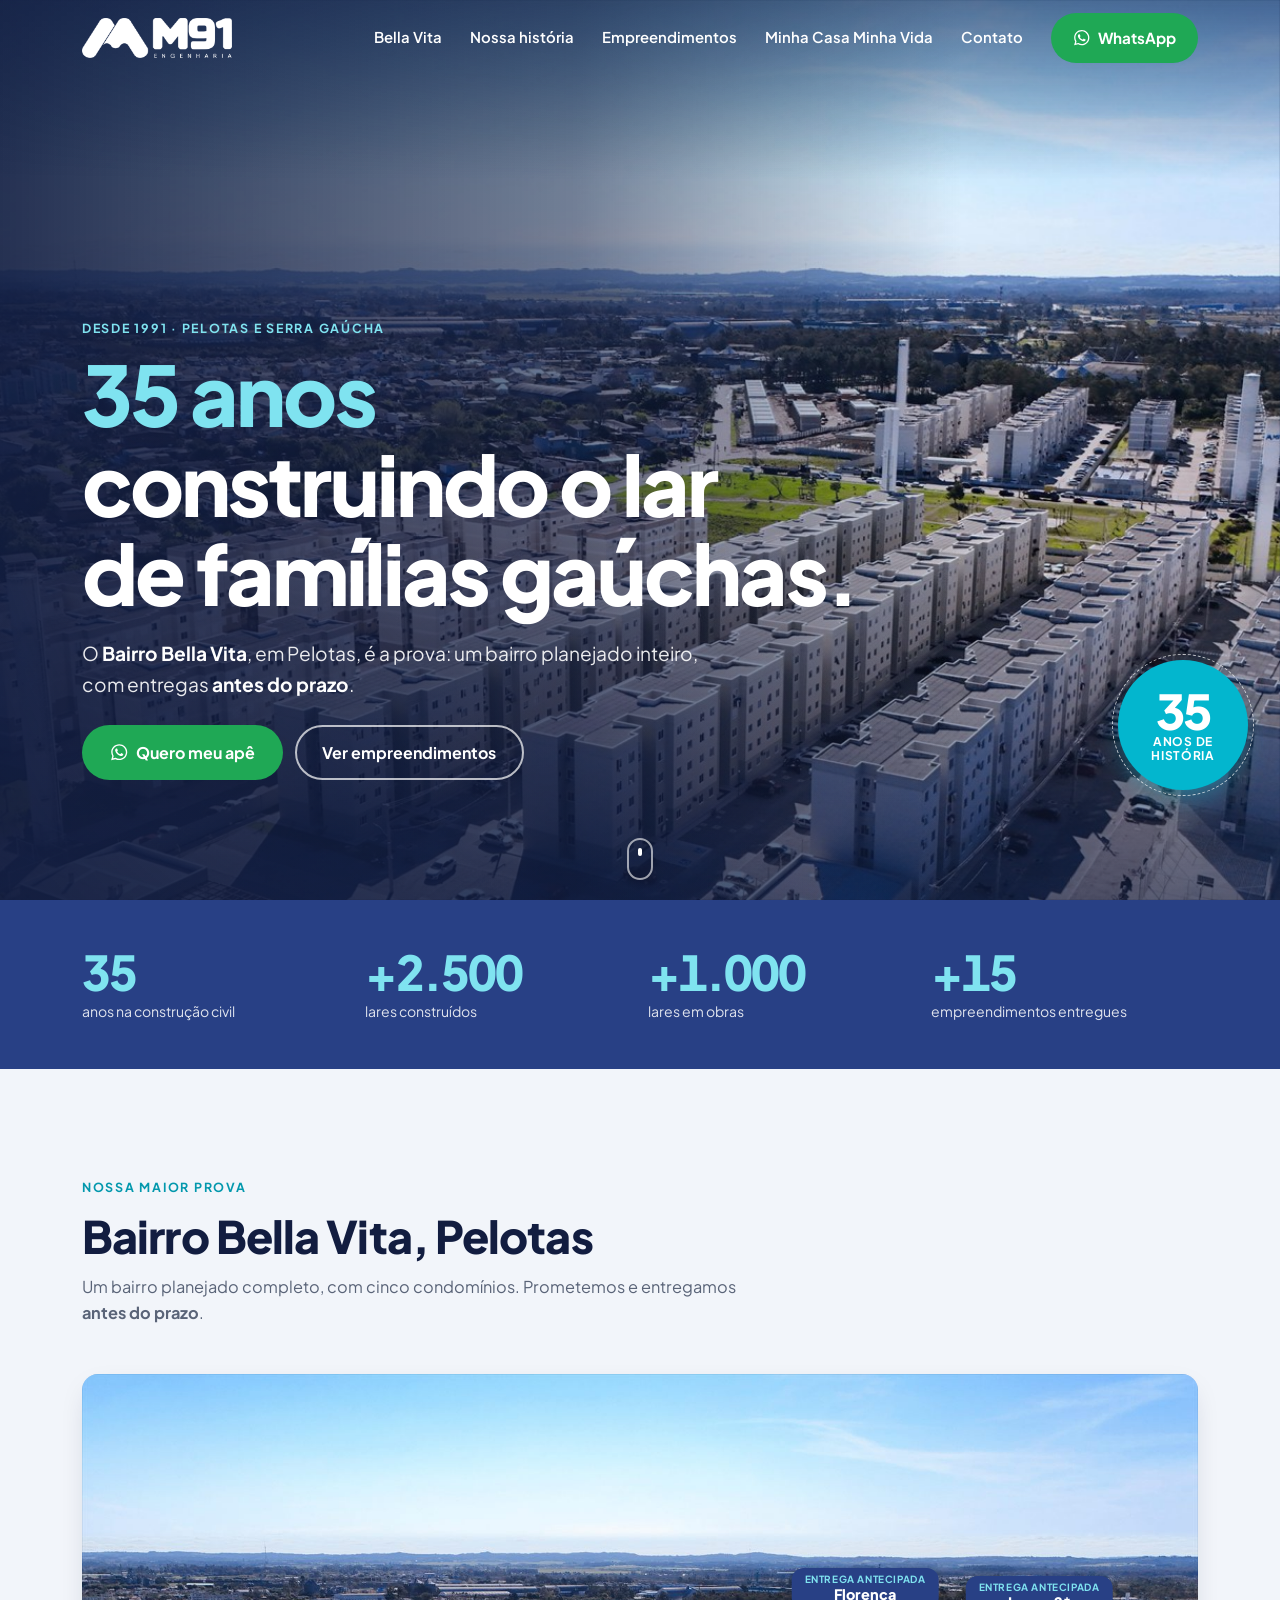
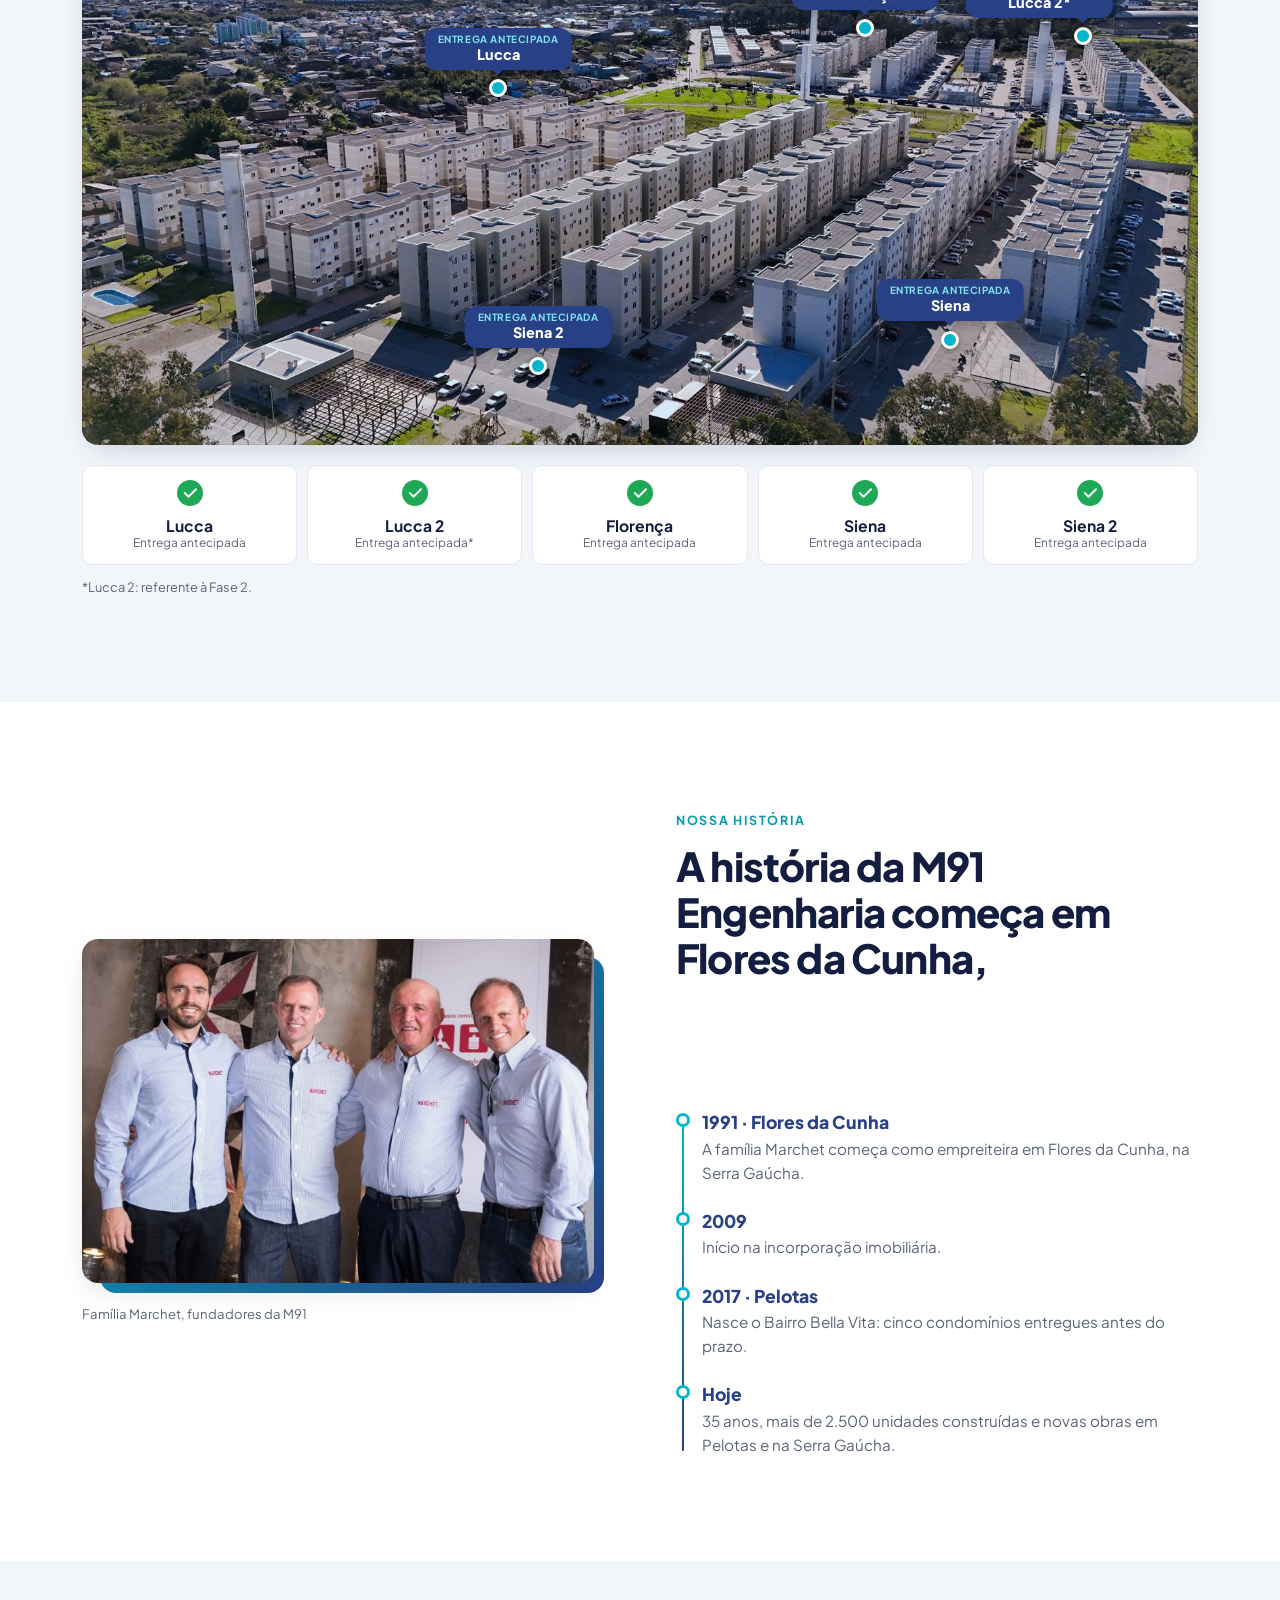
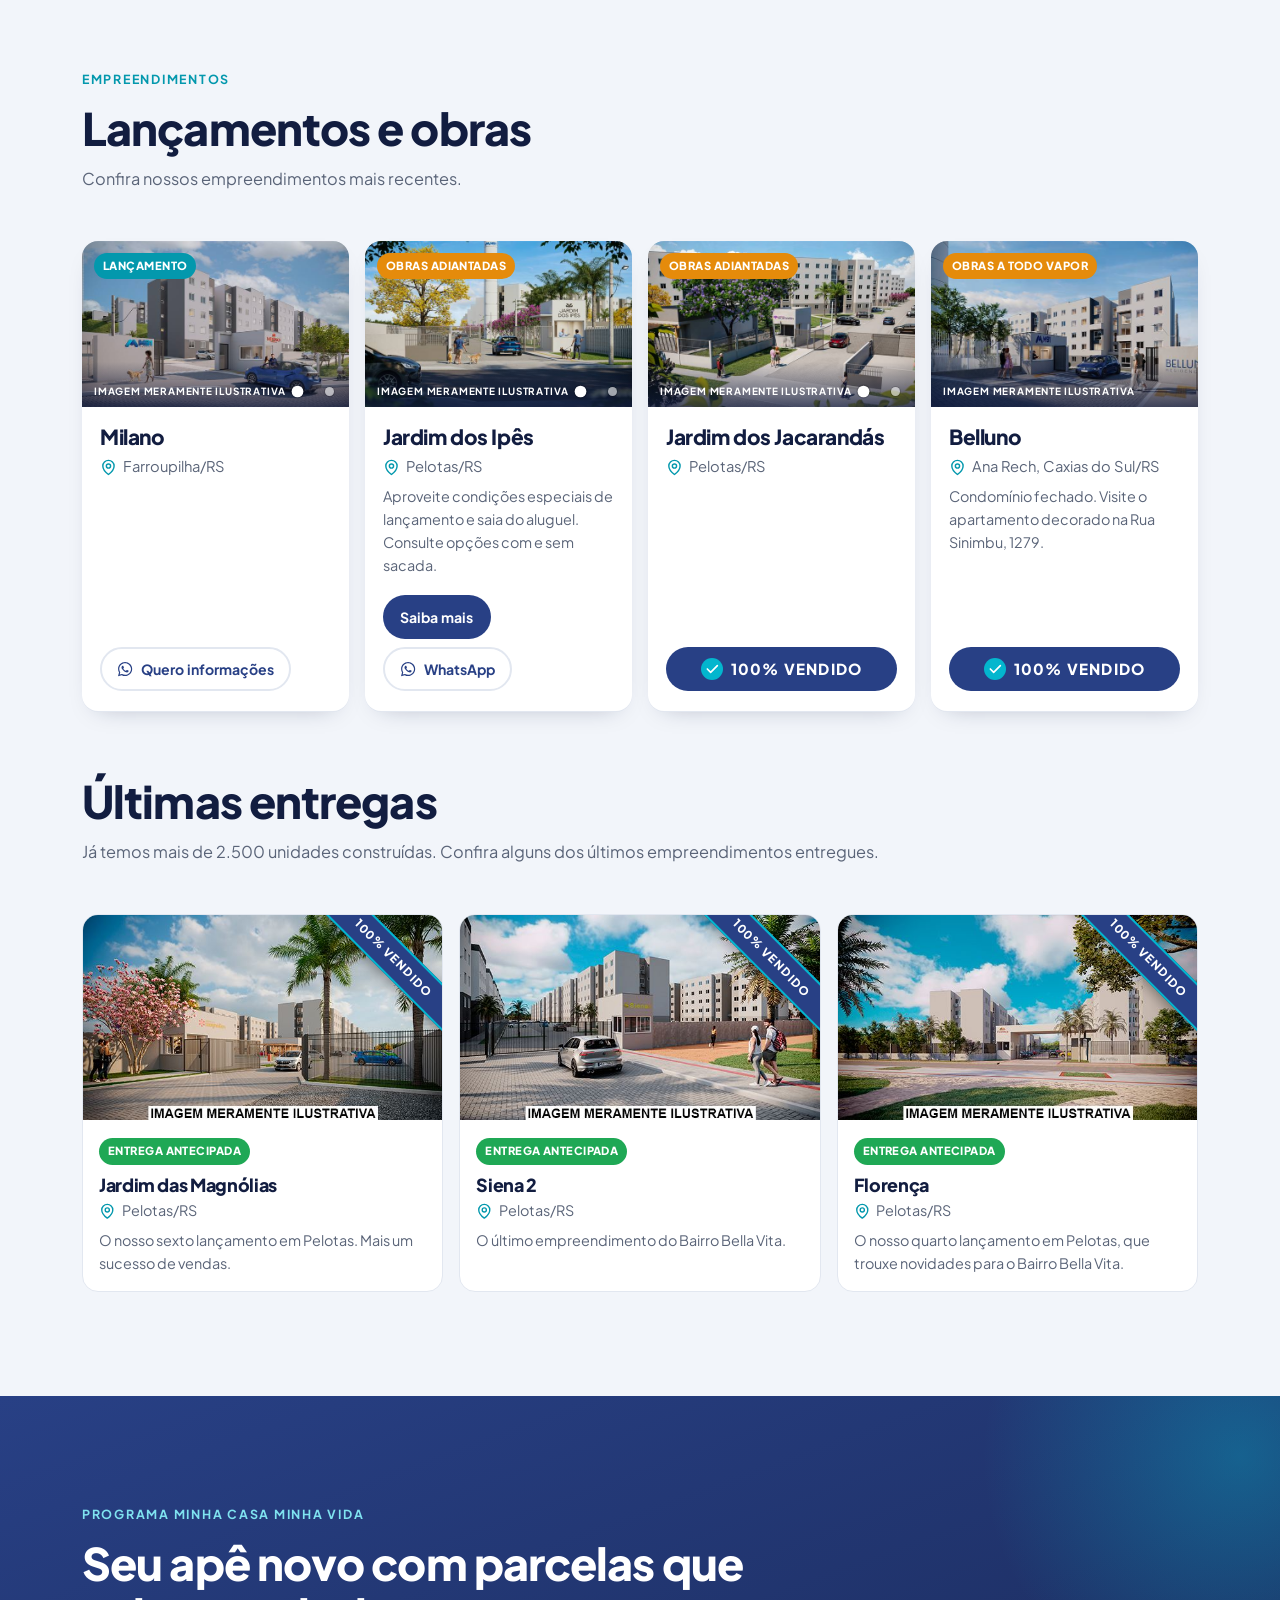
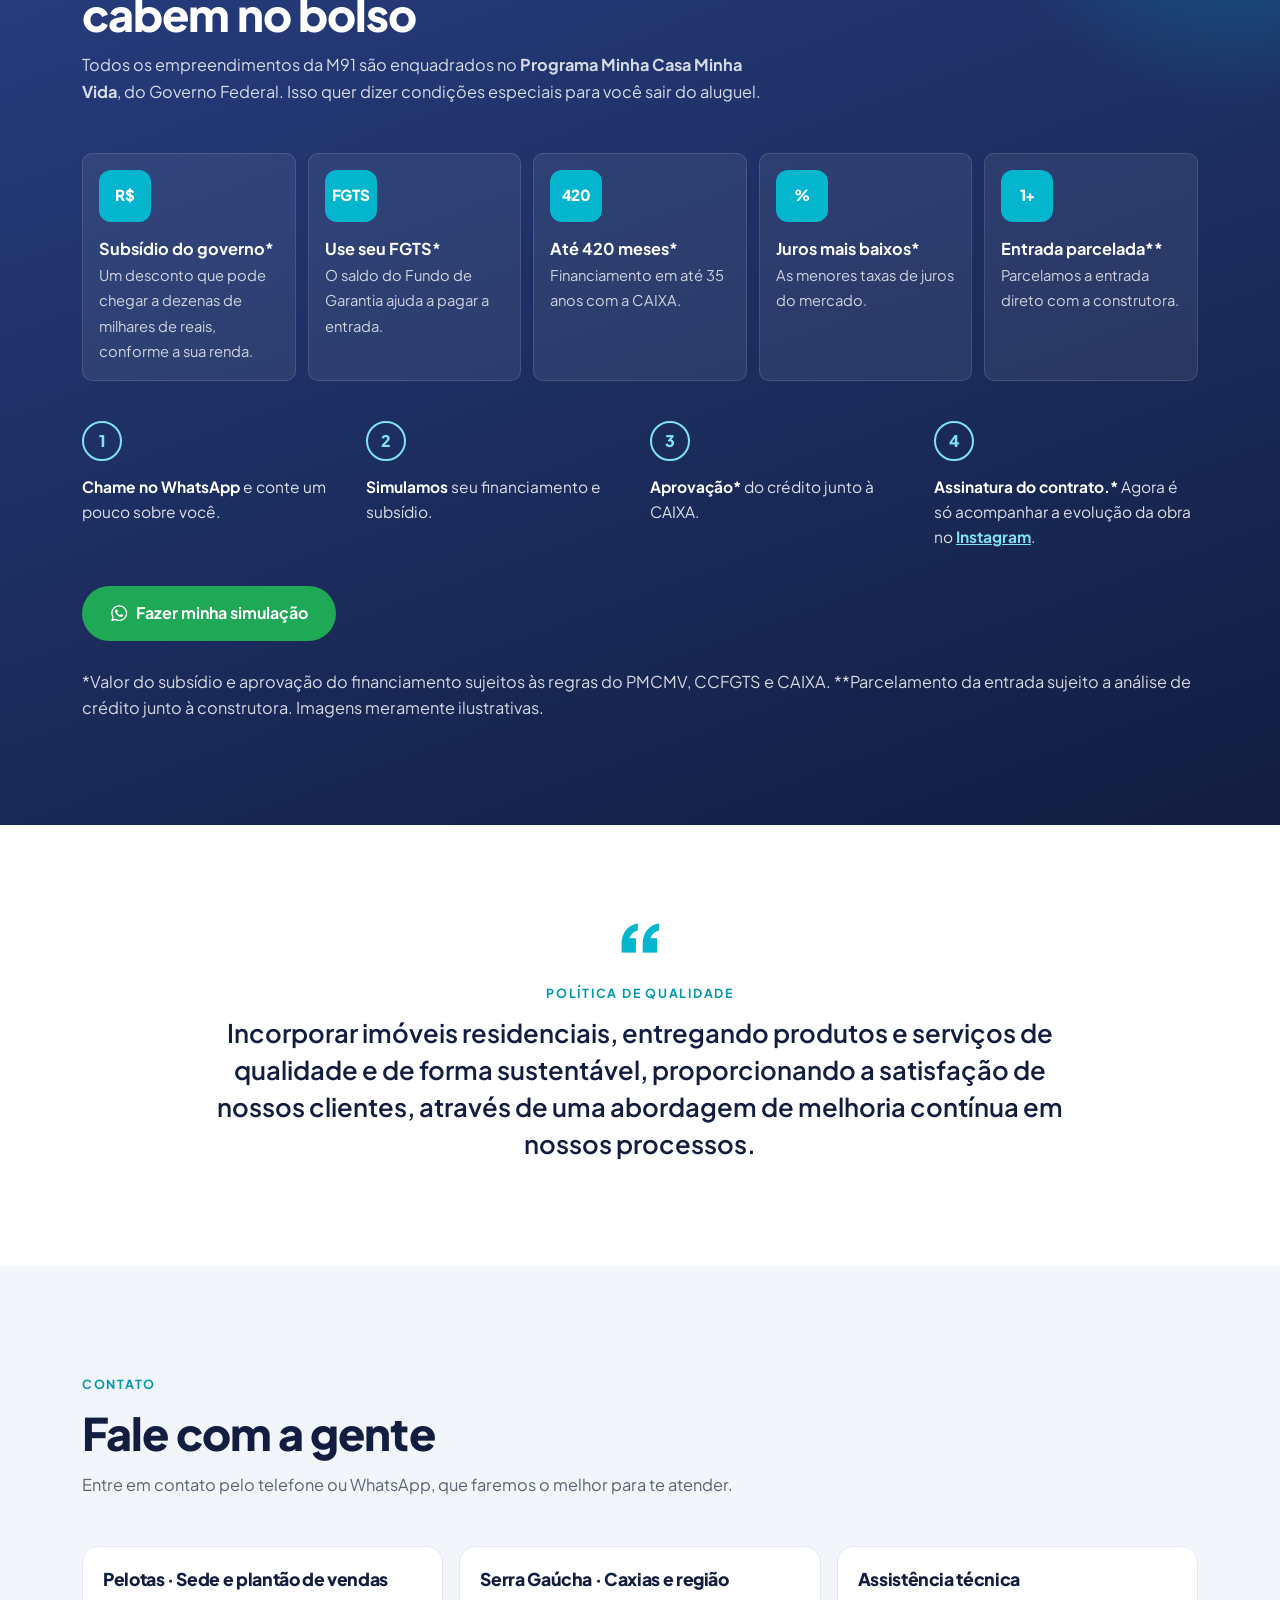
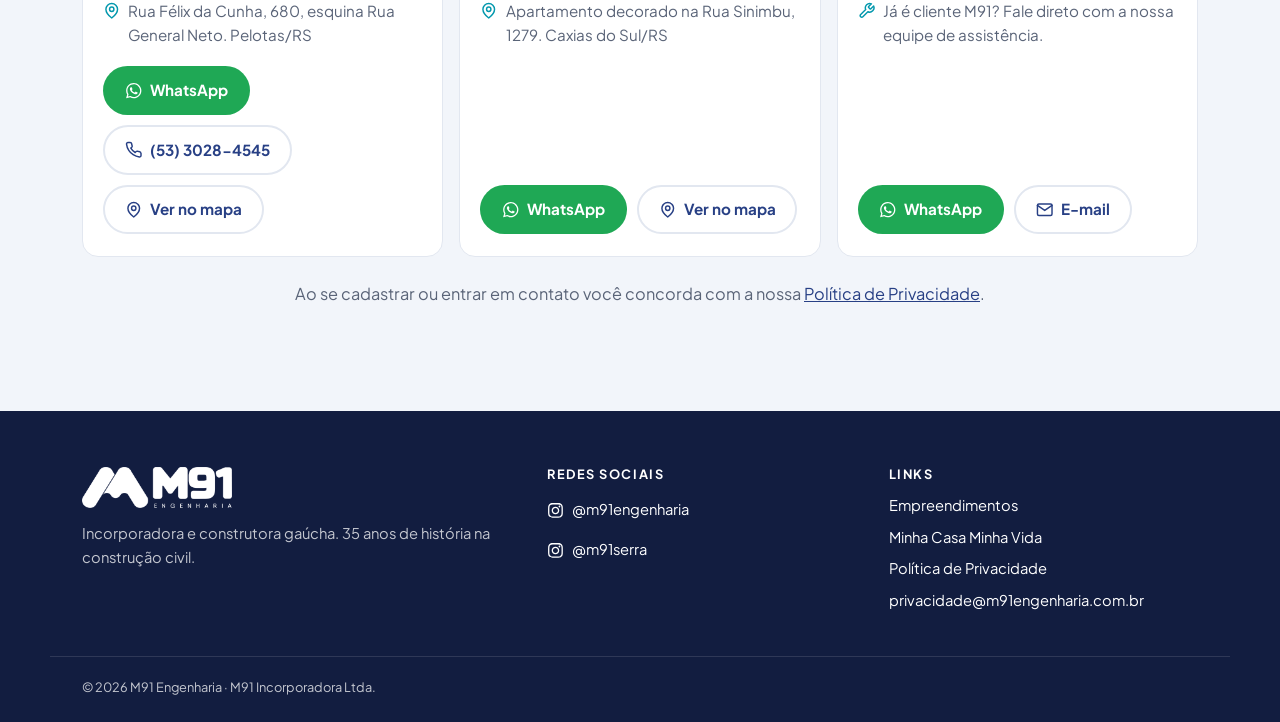
<file: index.html>
<!DOCTYPE html>
<html lang="pt-BR">
<head>
  <meta charset="utf-8">
  <meta name="viewport" content="width=device-width, initial-scale=1, viewport-fit=cover">
  <title>M91 Engenharia | 35 anos construindo lares no Rio Grande do Sul</title>
  <meta name="description" content="Incorporadora e construtora gaúcha desde 1991. Mais de 2.500 unidades construídas, Bairro Bella Vita entregue antes do prazo e empreendimentos no Programa Minha Casa Minha Vida em Pelotas e na Serra Gaúcha.">
  <meta name="theme-color" content="#284085">

  <meta property="og:type" content="website">
  <meta property="og:locale" content="pt_BR">
  <meta property="og:site_name" content="M91 Engenharia">
  <meta property="og:title" content="M91 Engenharia | 35 anos construindo lares">
  <meta property="og:description" content="Bairro Bella Vita, em Pelotas: entregue antes do prazo. Apartamentos no Minha Casa Minha Vida com subsídio e FGTS.">
  <meta property="og:image" content="https://m91engenharia.com.br/img/og-1200.jpg">
  <meta property="og:image:width" content="1200">
  <meta property="og:image:height" content="630">

  <link rel="icon" href="favicon.ico" sizes="16x16 32x32 48x48">
  <link rel="icon" type="image/png" sizes="32x32" href="img/favicon-32.png">
  <link rel="icon" type="image/png" sizes="192x192" href="img/icon-192.png">
  <link rel="apple-touch-icon" href="img/apple-touch-icon.png">

  <link rel="preconnect" href="https://fonts.googleapis.com">
  <link rel="preconnect" href="https://fonts.gstatic.com" crossorigin>
  <link rel="stylesheet" href="https://fonts.googleapis.com/css2?family=Plus+Jakarta+Sans:wght@400..800&display=swap">
  <link rel="stylesheet" href="css/style.css">
  <script>document.documentElement.classList.add('js')</script>
</head>
<body>

  <!-- Ícones (Font Awesome Free brands, CC BY 4.0, + desenhos próprios) -->
  <svg width="0" height="0" style="position:absolute" aria-hidden="true">
    <symbol id="i-wa" viewBox="0 -448 448 512"><path transform="scale(1,-1)" d="M380.9 350.9c41.9-42 67.1-97.7 67.1-157 0-122.4-101.8-222-224.1-222h-.1c-37.2 0-73.7 9.3-106.1 27L0-31.9l31.5 115C12.1 116.8 1.9 155 1.9 194.1c0 122.4 99.6 222 222 222 59.3 0 115.1-23.1 157-65.1zM223.9 9.3c101.7 0 186.6 82.8 186.6 184.6.1 49.3-21.3 95.6-56.1 130.5-34.8 34.9-81.1 54.1-130.4 54.1-101.8 0-184.6-82.8-184.6-184.5 0-34.9 9.7-68.8 28.2-98.2l4.4-7-18.6-68.1 69.8 18.3 6.7-4c28.3-16.8 60.8-25.7 94-25.7zm101.2 138.2c5.5-2.7 9.2-4.1 10.5-6.6 1.4-2.3 1.4-13.4-3.2-26.4-4.6-13-26.7-24.8-37.4-26.4-17.6-2.6-31.4-1.3-66.6 13.9-55.7 24.1-92 80.1-94.8 83.8-2.7 3.7-22.6 30.1-22.6 57.4s14.3 40.7 19.4 46.3c5.1 5.5 11.1 6.9 14.8 6.9s7.4 0 10.6-.2c3.4-.2 8 1.3 12.5-9.5 4.6-11.1 15.7-38.4 17.1-41.2 1.4-2.8 2.3-6 .5-9.7-10.6-21.2-22-20.5-16.3-30.3 21.5-36.9 42.9-49.7 75.5-66 5.5-2.8 8.8-2.3 12 1.4 3.3 3.8 13.9 16.2 17.6 21.8 3.7 5.6 7.4 4.7 12.5 2.8 5.1-1.8 32.4-15.2 37.9-18z"/></symbol>
    <symbol id="i-ig" viewBox="0 -448 448 512"><path transform="scale(1,-1)" d="M224.1 307c63.6 0 114.9-51.3 114.9-114.9S287.7 77.2 224.1 77.2 109.2 128.5 109.2 192.1 160.5 307 224.1 307zm0-189.6c41.1 0 74.7 33.5 74.7 74.7s-33.5 74.7-74.7 74.7-74.7-33.5-74.7-74.7 33.6-74.7 74.7-74.7zm146.4 194.3c0-14.9-12-26.8-26.8-26.8-14.9 0-26.8 12-26.8 26.8s12 26.8 26.8 26.8 26.8-12 26.8-26.8zm76.1-27.2c2.1-37 2.1-147.8 0-184.8-1.8-35.9-10-67.7-36.2-93.9-26.2-26.3-58-34.5-93.9-36.2-37-2.1-147.9-2.1-184.9 0-35.9 1.8-67.6 10-93.9 36.2S3.3 63.8 1.6 99.7c-2.1 37-2.1 147.9 0 184.9 1.8 35.9 9.9 67.7 36.2 93.9s58.1 34.4 93.9 36.1c37 2.1 147.9 2.1 184.9 0 35.9-1.8 67.7-10 93.9-36.2 26.3-26.2 34.5-58 36.2-93.9zM398.8 60c11.7 29.4 9 99.5 9 132.1s2.7 102.6-9 132.1c-7.9 19.7-23 34.8-42.6 42.6-29.4 11.6-99.5 9-132.1 9s-102.6 2.7-132.1-9c-19.7-7.9-34.8-23-42.6-42.6-11.6-29.4-9-99.5-9-132.1s-2.7-102.6 9-132.1c7.9-19.7 23-34.8 42.6-42.6 29.4-11.6 99.5-9 132.1-9s102.6-2.7 132.1 9c19.7 7.9 34.8 23 42.6 42.6z"/></symbol>    <symbol id="i-phone" viewBox="0 0 24 24"><path fill="none" stroke="currentColor" stroke-width="2" stroke-linecap="round" stroke-linejoin="round" d="M22 16.9v3a2 2 0 0 1-2.2 2 19.8 19.8 0 0 1-8.6-3.1 19.5 19.5 0 0 1-6-6A19.8 19.8 0 0 1 2.1 4.2 2 2 0 0 1 4.1 2h3a2 2 0 0 1 2 1.7c.1.9.4 1.8.7 2.7a2 2 0 0 1-.5 2.1L8 9.8a16 16 0 0 0 6 6l1.3-1.3a2 2 0 0 1 2.1-.4c.9.3 1.8.6 2.7.7a2 2 0 0 1 1.7 2z"/></symbol>
    <symbol id="i-pin" viewBox="0 0 24 24"><g fill="none" stroke="currentColor" stroke-width="2" stroke-linecap="round" stroke-linejoin="round"><path d="M20 10c0 6-8 12-8 12s-8-6-8-12a8 8 0 0 1 16 0z"/><circle cx="12" cy="10" r="3"/></g></symbol>
    <symbol id="i-mail" viewBox="0 0 24 24"><g fill="none" stroke="currentColor" stroke-width="2" stroke-linecap="round" stroke-linejoin="round"><rect x="2" y="4" width="20" height="16" rx="2"/><path d="m22 6-10 7L2 6"/></g></symbol>
    <symbol id="i-tool" viewBox="0 0 24 24"><path fill="none" stroke="currentColor" stroke-width="2" stroke-linecap="round" stroke-linejoin="round" d="M14.7 6.3a1 1 0 0 0 0 1.4l1.6 1.6a1 1 0 0 0 1.4 0l3.8-3.8a6 6 0 0 1-7.9 7.9l-6.9 6.9a2.1 2.1 0 0 1-3-3l6.9-6.9a6 6 0 0 1 7.9-7.9l-3.8 3.8z"/></symbol>
    <symbol id="i-arrow" viewBox="0 0 24 24"><path fill="none" stroke="currentColor" stroke-width="2" stroke-linecap="round" stroke-linejoin="round" d="M5 12h14m-6-6 6 6-6 6"/></symbol>
    <symbol id="i-check" viewBox="0 0 24 24"><path fill="none" stroke="currentColor" stroke-width="2.5" stroke-linecap="round" stroke-linejoin="round" d="m5 12 5 5L20 7"/></symbol>
  </svg>

  <!-- Cabeçalho -->
  <header class="site-header" id="topo">
    <div class="wrap header-inner">
      <a href="#inicio" class="brand" aria-label="M91 Engenharia, início">
        <img class="logo-light" src="img/logo-branco.png" alt="M91 Engenharia" width="160" height="43">
        <img class="logo-dark" src="img/logo-cor.png" alt="" width="160" height="44" aria-hidden="true">
      </a>
      <nav class="nav" id="menu" aria-label="Principal">
        <a href="#bella-vita">Bella Vita</a>
        <a href="#historia">Nossa história</a>
        <a href="#empreendimentos">Empreendimentos</a>
        <a href="#minha-casa-minha-vida">Minha Casa Minha Vida</a>
        <a href="#contato">Contato</a>
        <a class="btn btn-wa nav-cta" href="https://api.whatsapp.com/send?phone=5508000002575&text=Ol%C3%A1!%20Vi%20o%20site%20da%20M91%20e%20gostaria%20de%20mais%20informa%C3%A7%C3%B5es." target="_blank" rel="noopener">
          <svg class="ico"><use href="#i-wa"/></svg> WhatsApp
        </a>
      </nav>
      <button class="menu-toggle" aria-controls="menu" aria-expanded="false" aria-label="Abrir menu">
        <span></span><span></span><span></span>
      </button>
    </div>
  </header>

  <main>

    <!-- Hero: Bairro Bella Vita -->
    <section class="hero" id="inicio">
      <picture class="hero-media">
        <source media="(max-aspect-ratio: 1/1)" srcset="img/hero-mobile-720.jpg 720w, img/hero-mobile-1080.jpg 1080w, img/hero-mobile-1440.jpg 1440w" sizes="100vw">
        <img src="img/hero-1600.jpg" srcset="img/hero-1600.jpg 1600w, img/hero-2400.jpg 2400w" sizes="100vw"
             alt="Vista aérea do Bairro Bella Vita, em Pelotas, construído pela M91" fetchpriority="high" width="1600" height="855">
      </picture>
      <div class="hero-shade"></div>

      <div class="wrap hero-content">
        <p class="eyebrow hero-in" style="--d:0">Desde 1991 · Pelotas e Serra Gaúcha</p>
        <h1 class="hero-title">
          <span class="line"><span><span data-anos>35</span> anos</span></span>
          <span class="line"><span>construindo o lar</span></span>
          <span class="line"><span>de famílias gaúchas.</span></span>
        </h1>
        <p class="hero-lead hero-in" style="--d:4">
          O <strong>Bairro Bella Vita</strong>, em Pelotas, é a prova: um bairro planejado inteiro, com entregas
          <strong>antes do prazo</strong>.
        </p>
        <div class="hero-actions hero-in" style="--d:5">
          <a class="btn btn-wa btn-lg" href="https://api.whatsapp.com/send?phone=5508000002575&text=Ol%C3%A1!%20Vi%20o%20site%20da%20M91%20e%20quero%20conhecer%20os%20empreendimentos." target="_blank" rel="noopener">
            <svg class="ico"><use href="#i-wa"/></svg> Quero meu apê
          </a>
          <a class="btn btn-ghost btn-lg" href="#empreendimentos">Ver empreendimentos</a>
        </div>
      </div>

      <div class="hero-badge hero-in" style="--d:6" aria-hidden="true">
        <span class="badge-num" data-anos>35</span>
        <span class="badge-txt">anos de<br>história</span>
      </div>

      <a href="#numeros" class="scroll-cue" aria-label="Rolar para baixo"><span></span></a>
    </section>

    <!-- Números -->
    <section class="stats" id="numeros" aria-label="M91 em números">
      <div class="wrap stats-grid">
        <div class="stat reveal" style="--d:0">
          <strong><span data-count="35" data-anos>35</span></strong>
          <span>anos na construção civil</span>
        </div>
        <div class="stat reveal" style="--d:1">
          <strong>+<span data-count="2500">2.500</span></strong>
          <span>lares construídos</span>
        </div>
        <div class="stat reveal" style="--d:2">
          <strong>+<span data-count="1000">1.000</span></strong>
          <span>lares em obras</span>
        </div>
        <div class="stat reveal" style="--d:3">
          <strong>+<span data-count="15">15</span></strong>
          <span>empreendimentos entregues</span>
        </div>
      </div>
    </section>

    <!-- Bella Vita -->
    <section class="section bella" id="bella-vita">
      <div class="wrap">
        <div class="section-head reveal">
          <p class="eyebrow">Nossa maior prova</p>
          <h2>Bairro Bella Vita, Pelotas</h2>
          <p>Um bairro planejado completo, com cinco condomínios. Prometemos e entregamos <strong>antes do prazo</strong>.</p>
        </div>

        <figure class="map reveal" id="mapa-bella-vita">
          <img src="img/bellavita-900.jpg" srcset="img/bellavita-900.jpg 900w, img/bellavita-1600.jpg 1600w"
               sizes="(min-width: 1200px) 1140px, 100vw" alt="Vista aérea dos condomínios Lucca, Lucca 2, Florença, Siena e Siena 2 no Bairro Bella Vita"
               loading="lazy" decoding="async" width="900" height="541">
          <span class="pin" style="--x:37.3%;--y:46.8%;--i:0"><span class="pin-label"><small>Entrega antecipada</small>Lucca</span></span>
          <span class="pin" style="--x:70.2%;--y:37.9%;--i:1"><span class="pin-label"><small>Entrega antecipada</small>Florença</span></span>
          <span class="pin pin-end pin-below" style="--x:89.7%;--y:39.1%;--i:2"><span class="pin-label"><small>Entrega antecipada</small>Lucca 2*</span></span>
          <span class="pin" style="--x:40.9%;--y:88.2%;--i:3"><span class="pin-label"><small>Entrega antecipada</small>Siena 2</span></span>
          <span class="pin" style="--x:77.8%;--y:84.3%;--i:4"><span class="pin-label"><small>Entrega antecipada</small>Siena</span></span>
        </figure>

        <ul class="bella-list">
          <li class="reveal" style="--d:0"><svg class="ico"><use href="#i-check"/></svg><span><strong>Lucca</strong><small>Entrega antecipada</small></span></li>
          <li class="reveal" style="--d:1"><svg class="ico"><use href="#i-check"/></svg><span><strong>Lucca 2</strong><small>Entrega antecipada*</small></span></li>
          <li class="reveal" style="--d:2"><svg class="ico"><use href="#i-check"/></svg><span><strong>Florença</strong><small>Entrega antecipada</small></span></li>
          <li class="reveal" style="--d:3"><svg class="ico"><use href="#i-check"/></svg><span><strong>Siena</strong><small>Entrega antecipada</small></span></li>
          <li class="reveal" style="--d:4"><svg class="ico"><use href="#i-check"/></svg><span><strong>Siena 2</strong><small>Entrega antecipada</small></span></li>
        </ul>
        <p class="footnote">*Lucca 2: referente à Fase 2.</p>
      </div>
    </section>

    <!-- História -->
    <section class="section history" id="historia">
      <div class="wrap history-grid">
        <figure class="history-photo reveal">
          <div class="photo-frame">
            <img src="img/fundadores-755.jpg" alt="Fundadores da M91 Engenharia, da família Marchet" loading="lazy" decoding="async" width="755" height="506">
          </div>
          <figcaption>Família Marchet, fundadores da M91</figcaption>
        </figure>
        <div class="history-text">
          <p class="eyebrow reveal">Nossa história</p>
          <h2 class="reveal">A história da M91 Engenharia começa em Flores da Cunha,</h2>
          <p class="lead reveal">na serra gaúcha, onde a família Marchet atuou como empreiteira a partir de 1991. Iniciando na incorporação imobiliária em 2009, já entregou mais de 15 empreendimentos.</p>

          <ol class="timeline">
            <li class="reveal" style="--d:0">
              <span class="tl-year">1991 · Flores da Cunha</span>
              <p>A família Marchet começa como empreiteira em Flores da Cunha, na Serra Gaúcha.</p>
            </li>
            <li class="reveal" style="--d:1">
              <span class="tl-year">2009</span>
              <p>Início na incorporação imobiliária.</p>
            </li>
            <li class="reveal" style="--d:2">
              <span class="tl-year">2017 · Pelotas</span>
              <p>Nasce o Bairro Bella Vita: cinco condomínios entregues antes do prazo.</p>
            </li>
            <li class="reveal" style="--d:3">
              <span class="tl-year">Hoje</span>
              <p><span data-anos>35</span> anos, mais de 2.500 unidades construídas e novas obras em Pelotas e na Serra Gaúcha.</p>
            </li>
          </ol>
        </div>
      </div>
    </section>

    <!-- Empreendimentos -->
    <section class="section projects" id="empreendimentos">
      <div class="wrap">
        <div class="section-head reveal">
          <p class="eyebrow">Empreendimentos</p>
          <h2>Lançamentos e obras</h2>
          <p>Confira nossos empreendimentos mais recentes.</p>
        </div>

        <div class="cards">
          <article class="card reveal" style="--d:0">
            <div class="card-media" data-gallery>
              <img src="img/milano-acesso-700.jpg" srcset="img/milano-acesso-700.jpg 700w, img/milano-acesso-1200.jpg 1200w" sizes="(min-width: 900px) 33vw, 90vw" alt="Portaria do Residencial Milano" loading="lazy" decoding="async" width="700" height="393" class="is-active">
              <img src="img/milano-ruas-700.jpg" srcset="img/milano-ruas-700.jpg 700w, img/milano-ruas-1200.jpg 1200w" sizes="(min-width: 900px) 33vw, 90vw" alt="Vista geral do Residencial Milano" loading="lazy" decoding="async" width="700" height="490">
              <span class="illus">Imagem meramente ilustrativa</span>
              <span class="chip chip-new">Lançamento</span>
              <div class="dots" role="group" aria-label="Fotos"><button aria-label="Foto 1" aria-pressed="true"></button><button aria-label="Foto 2" aria-pressed="false"></button></div>
            </div>
            <div class="card-body">
              <h3>Milano</h3>
              <p class="card-city"><svg class="ico"><use href="#i-pin"/></svg> Farroupilha/RS</p>
              <div class="card-actions">
                <a class="btn btn-outline btn-sm" href="https://api.whatsapp.com/send?phone=5508000002575&text=Ol%C3%A1!%20Vi%20o%20site%20da%20M91%20e%20quero%20saber%20mais%20sobre%20o%20Milano." target="_blank" rel="noopener"><svg class="ico"><use href="#i-wa"/></svg> Quero informações</a>
              </div>
            </div>
          </article>

          <article class="card reveal" style="--d:1">
            <div class="card-media" data-gallery>
              <img src="img/ipes-acesso-700.jpg" srcset="img/ipes-acesso-700.jpg 700w, img/ipes-acesso-1200.jpg 1200w" sizes="(min-width: 900px) 33vw, 90vw" alt="Portaria do Jardim dos Ipês" loading="lazy" decoding="async" width="700" height="394" class="is-active">
              <img src="img/ipes-fachada-700.jpg" srcset="img/ipes-fachada-700.jpg 700w, img/ipes-fachada-1200.jpg 1200w" sizes="(min-width: 900px) 33vw, 90vw" alt="Fachada dos prédios do Jardim dos Ipês" loading="lazy" decoding="async" width="700" height="504">
              <span class="illus">Imagem meramente ilustrativa</span>
              <span class="chip chip-work">Obras adiantadas</span>
              <div class="dots" role="group" aria-label="Fotos"><button aria-label="Foto 1" aria-pressed="true"></button><button aria-label="Foto 2" aria-pressed="false"></button></div>
            </div>
            <div class="card-body">
              <h3>Jardim dos Ipês</h3>
              <p class="card-city"><svg class="ico"><use href="#i-pin"/></svg> Pelotas/RS</p>
              <p class="card-note">Aproveite condições especiais de lançamento e saia do aluguel. Consulte opções com e sem sacada.</p>
              <div class="card-actions">
                <a class="btn btn-primary btn-sm" href="https://www.ipesresidencial.com.br/" target="_blank" rel="noopener">Saiba mais</a>
                <a class="btn btn-outline btn-sm" href="https://api.whatsapp.com/send?phone=5508000002575&text=Ol%C3%A1!%20Vi%20o%20site%20da%20M91%20e%20quero%20saber%20mais%20sobre%20o%20Jardim%20dos%20Ip%C3%AAs." target="_blank" rel="noopener"><svg class="ico"><use href="#i-wa"/></svg> WhatsApp</a>
              </div>
            </div>
          </article>

          <article class="card reveal" style="--d:2">
            <div class="card-media" data-gallery>
              <img src="img/jacarandas-acesso-700.jpg" srcset="img/jacarandas-acesso-700.jpg 700w, img/jacarandas-acesso-1200.jpg 1200w" sizes="(min-width: 900px) 33vw, 90vw" alt="Portaria do Jardim dos Jacarandás" loading="lazy" decoding="async" width="700" height="394" class="is-active">
              <img src="img/jacarandas-rua-700.jpg" srcset="img/jacarandas-rua-700.jpg 700w, img/jacarandas-rua-1200.jpg 1200w" sizes="(min-width: 900px) 33vw, 90vw" alt="Rua interna do Jardim dos Jacarandás" loading="lazy" decoding="async" width="700" height="394">
              <span class="illus">Imagem meramente ilustrativa</span>
              <span class="chip chip-work">Obras adiantadas</span>
              <div class="dots" role="group" aria-label="Fotos"><button aria-label="Foto 1" aria-pressed="true"></button><button aria-label="Foto 2" aria-pressed="false"></button></div>
            </div>
            <div class="card-body">
              <h3>Jardim dos Jacarandás</h3>
              <p class="card-city"><svg class="ico"><use href="#i-pin"/></svg> Pelotas/RS</p>
              <div class="card-actions">
                <p class="sold"><svg class="ico"><use href="#i-check"/></svg> 100% vendido</p>
              </div>
            </div>
          </article>

          <article class="card reveal" style="--d:3">
            <div class="card-media">
              <img src="img/belluno-700.jpg" srcset="img/belluno-700.jpg 700w, img/belluno-1200.jpg 1200w" sizes="(min-width: 900px) 33vw, 90vw" alt="Portaria do Residencial Belluno" loading="lazy" decoding="async" width="700" height="371" class="is-active">
              <span class="illus">Imagem meramente ilustrativa</span>
              <span class="chip chip-work">Obras a todo vapor</span>
            </div>
            <div class="card-body">
              <h3>Belluno</h3>
              <p class="card-city"><svg class="ico"><use href="#i-pin"/></svg> Ana Rech, Caxias do Sul/RS</p>
              <p class="card-note">Condomínio fechado. Visite o apartamento decorado na Rua Sinimbu, 1279.</p>
              <div class="card-actions">
                <p class="sold"><svg class="ico"><use href="#i-check"/></svg> 100% vendido</p>
              </div>
            </div>
          </article>
        </div>

        <div class="section-head section-head-sub reveal">
          <h2>Últimas entregas</h2>
          <p>Já temos mais de 2.500 unidades construídas. Confira alguns dos últimos empreendimentos entregues.</p>
        </div>

        <div class="delivered" tabindex="0" aria-label="Empreendimentos entregues">
          <article class="mini reveal" style="--d:0">
            <div class="mini-media">
              <img src="img/magnolias-560.jpg" alt="Jardim das Magnólias" loading="lazy" decoding="async" width="560" height="321">
              <span class="ribbon">100% vendido</span>
            </div>
            <div>
              <span class="chip chip-done">Entrega antecipada</span>
              <h3>Jardim das Magnólias</h3>
              <p class="card-city"><svg class="ico"><use href="#i-pin"/></svg> Pelotas/RS</p>
              <p>O nosso sexto lançamento em Pelotas. Mais um sucesso de vendas.</p>
            </div>
          </article>
          <article class="mini reveal" style="--d:1">
            <div class="mini-media">
              <img src="img/siena2-560.jpg" alt="Siena 2" loading="lazy" decoding="async" width="560" height="321">
              <span class="ribbon">100% vendido</span>
            </div>
            <div>
              <span class="chip chip-done">Entrega antecipada</span>
              <h3>Siena 2</h3>
              <p class="card-city"><svg class="ico"><use href="#i-pin"/></svg> Pelotas/RS</p>
              <p>O último empreendimento do Bairro Bella Vita.</p>
            </div>
          </article>
          <article class="mini reveal" style="--d:2">
            <div class="mini-media">
              <img src="img/florenca-560.jpg" alt="Florença" loading="lazy" decoding="async" width="560" height="321">
              <span class="ribbon">100% vendido</span>
            </div>
            <div>
              <span class="chip chip-done">Entrega antecipada</span>
              <h3>Florença</h3>
              <p class="card-city"><svg class="ico"><use href="#i-pin"/></svg> Pelotas/RS</p>
              <p>O nosso quarto lançamento em Pelotas, que trouxe novidades para o Bairro Bella Vita.</p>
            </div>
          </article>
        </div>
      </div>
    </section>

    <!-- Minha Casa Minha Vida -->
    <section class="section mcmv" id="minha-casa-minha-vida">
      <div class="wrap">
        <div class="section-head reveal">
          <p class="eyebrow">Programa Minha Casa Minha Vida</p>
          <h2>Seu apê novo com parcelas que cabem no bolso</h2>
          <p>Todos os empreendimentos da M91 são enquadrados no <strong>Programa Minha Casa Minha Vida</strong>, do Governo Federal. Isso quer dizer condições especiais para você sair do aluguel.</p>
        </div>

        <ul class="benefits">
          <li class="reveal" style="--d:0"><span class="b-num">R$</span><div><strong>Subsídio do governo*</strong><span>Um desconto que pode chegar a dezenas de milhares de reais, conforme a sua renda.</span></div></li>
          <li class="reveal" style="--d:1"><span class="b-num">FGTS</span><div><strong>Use seu FGTS*</strong><span>O saldo do Fundo de Garantia ajuda a pagar a entrada.</span></div></li>
          <li class="reveal" style="--d:2"><span class="b-num">420</span><div><strong>Até 420 meses*</strong><span>Financiamento em até 35 anos com a CAIXA.</span></div></li>
          <li class="reveal" style="--d:3"><span class="b-num">%</span><div><strong>Juros mais baixos*</strong><span>As menores taxas de juros do mercado.</span></div></li>
          <li class="reveal" style="--d:4"><span class="b-num">1+</span><div><strong>Entrada parcelada**</strong><span>Parcelamos a entrada direto com a construtora.</span></div></li>
        </ul>

        <ol class="steps">
          <li class="reveal" style="--d:0"><span>1</span><p><strong>Chame no WhatsApp</strong> e conte um pouco sobre você.</p></li>
          <li class="reveal" style="--d:1"><span>2</span><p><strong>Simulamos</strong> seu financiamento e subsídio.</p></li>
          <li class="reveal" style="--d:2"><span>3</span><p><strong>Aprovação*</strong> do crédito junto à CAIXA.</p></li>
          <li class="reveal" style="--d:3"><span>4</span><p><strong>Assinatura do contrato.*</strong> Agora é só acompanhar a evolução da obra no <a href="https://www.instagram.com/m91engenharia/" target="_blank" rel="noopener">Instagram</a>.</p></li>
        </ol>

        <div class="mcmv-cta reveal">
          <a class="btn btn-wa btn-lg" href="https://api.whatsapp.com/send?phone=5508000002575&text=Ol%C3%A1!%20Quero%20fazer%20uma%20simula%C3%A7%C3%A3o%20pelo%20Minha%20Casa%20Minha%20Vida." target="_blank" rel="noopener">
            <svg class="ico"><use href="#i-wa"/></svg> Fazer minha simulação
          </a>
        </div>

        <p class="disclaimer">*Valor do subsídio e aprovação do financiamento sujeitos às regras do PMCMV, CCFGTS e CAIXA. **Parcelamento da entrada sujeito a análise de crédito junto à construtora. Imagens meramente ilustrativas.</p>
      </div>
    </section>

    <!-- Política de qualidade -->
    <section class="section quality">
      <div class="wrap">
        <blockquote class="reveal">
          <p class="eyebrow">Política de Qualidade</p>
          <p>Incorporar imóveis residenciais, entregando produtos e serviços de qualidade e de forma sustentável, proporcionando a satisfação de nossos clientes, através de uma abordagem de melhoria contínua em nossos processos.</p>
        </blockquote>
      </div>
    </section>

    <!-- Contato -->
    <section class="section contact" id="contato">
      <div class="wrap">
        <div class="section-head reveal">
          <p class="eyebrow">Contato</p>
          <h2>Fale com a gente</h2>
          <p>Entre em contato pelo telefone ou WhatsApp, que faremos o melhor para te atender.</p>
        </div>

        <div class="contact-grid">
          <div class="contact-card reveal" style="--d:0">
            <h3>Pelotas · Sede e plantão de vendas</h3>
            <p class="addr"><svg class="ico"><use href="#i-pin"/></svg> Rua Félix da Cunha, 680, esquina Rua General Neto. Pelotas/RS</p>
            <div class="contact-actions">
              <a class="btn btn-wa" href="https://api.whatsapp.com/send?phone=5508000002575" target="_blank" rel="noopener"><svg class="ico"><use href="#i-wa"/></svg> WhatsApp</a>
              <a class="btn btn-outline" href="tel:+555330284545"><svg class="ico"><use href="#i-phone"/></svg> (53) 3028-4545</a>
              <a class="btn btn-outline" href="https://g.page/M91-engenharia?share" target="_blank" rel="noopener"><svg class="ico"><use href="#i-pin"/></svg> Ver no mapa</a>
            </div>
          </div>

          <div class="contact-card reveal" style="--d:1">
            <h3>Serra Gaúcha · Caxias e região</h3>
            <p class="addr"><svg class="ico"><use href="#i-pin"/></svg> Apartamento decorado na Rua Sinimbu, 1279. Caxias do Sul/RS</p>
            <div class="contact-actions">
              <a class="btn btn-wa" href="https://api.whatsapp.com/send?phone=5508000002575" target="_blank" rel="noopener"><svg class="ico"><use href="#i-wa"/></svg> WhatsApp</a>
              <a class="btn btn-outline" href="https://www.google.com/maps/search/?api=1&amp;query=Rua+Sinimbu%2C+1279%2C+Caxias+do+Sul+-+RS" target="_blank" rel="noopener"><svg class="ico"><use href="#i-pin"/></svg> Ver no mapa</a>
            </div>
          </div>

          <div class="contact-card reveal" style="--d:2">
            <h3>Assistência técnica</h3>
            <p class="addr"><svg class="ico"><use href="#i-tool"/></svg> Já é cliente M91? Fale direto com a nossa equipe de assistência.</p>
            <div class="contact-actions">
              <a class="btn btn-wa" href="https://api.whatsapp.com/send?phone=5508000002575&text=Ol%C3%A1!%20Preciso%20de%20assist%C3%AAncia%20t%C3%A9cnica." target="_blank" rel="noopener"><svg class="ico"><use href="#i-wa"/></svg> WhatsApp</a>
              <a class="btn btn-outline" href="mailto:assistenciatecnica@m91engenharia.com.br"><svg class="ico"><use href="#i-mail"/></svg> E-mail</a>
            </div>
          </div>
        </div>

        <p class="consent">Ao se cadastrar ou entrar em contato você concorda com a nossa <a href="politica-de-privacidade.html">Política de Privacidade</a>.</p>
      </div>
    </section>

  </main>

  <footer class="site-footer">
    <div class="wrap footer-grid">
      <div>
        <img src="img/logo-branco.png" alt="M91 Engenharia" width="160" height="43" loading="lazy">
        <p>Incorporadora e construtora gaúcha. <span data-anos>35</span> anos de história na construção civil.</p>
      </div>
      <div>
        <h4>Redes sociais</h4>
        <ul class="social">
          <li><a href="https://www.instagram.com/m91engenharia/" target="_blank" rel="noopener"><svg class="ico"><use href="#i-ig"/></svg> @m91engenharia</a></li>
          <li><a href="https://www.instagram.com/m91serra/" target="_blank" rel="noopener"><svg class="ico"><use href="#i-ig"/></svg> @m91serra</a></li>        </ul>
      </div>
      <div>
        <h4>Links</h4>
        <ul>
          <li><a href="#empreendimentos">Empreendimentos</a></li>
          <li><a href="#minha-casa-minha-vida">Minha Casa Minha Vida</a></li>
          <li><a href="politica-de-privacidade.html">Política de Privacidade</a></li>
          <li><a href="mailto:privacidade@m91engenharia.com.br">privacidade@m91engenharia.com.br</a></li>
        </ul>
      </div>
    </div>
    <div class="wrap copyright">
      <p>&copy; <span id="ano">2026</span> M91 Engenharia · M91 Incorporadora Ltda.</p>
    </div>
  </footer>

  <a class="wa-float" href="https://api.whatsapp.com/send?phone=5508000002575&text=Ol%C3%A1!%20Vi%20o%20site%20da%20M91%20e%20gostaria%20de%20mais%20informa%C3%A7%C3%B5es." target="_blank" rel="noopener" aria-label="Conversar no WhatsApp">
    <svg><use href="#i-wa"/></svg>
  </a>

  <script src="js/main.js" defer></script>
</body>
</html>
</file>
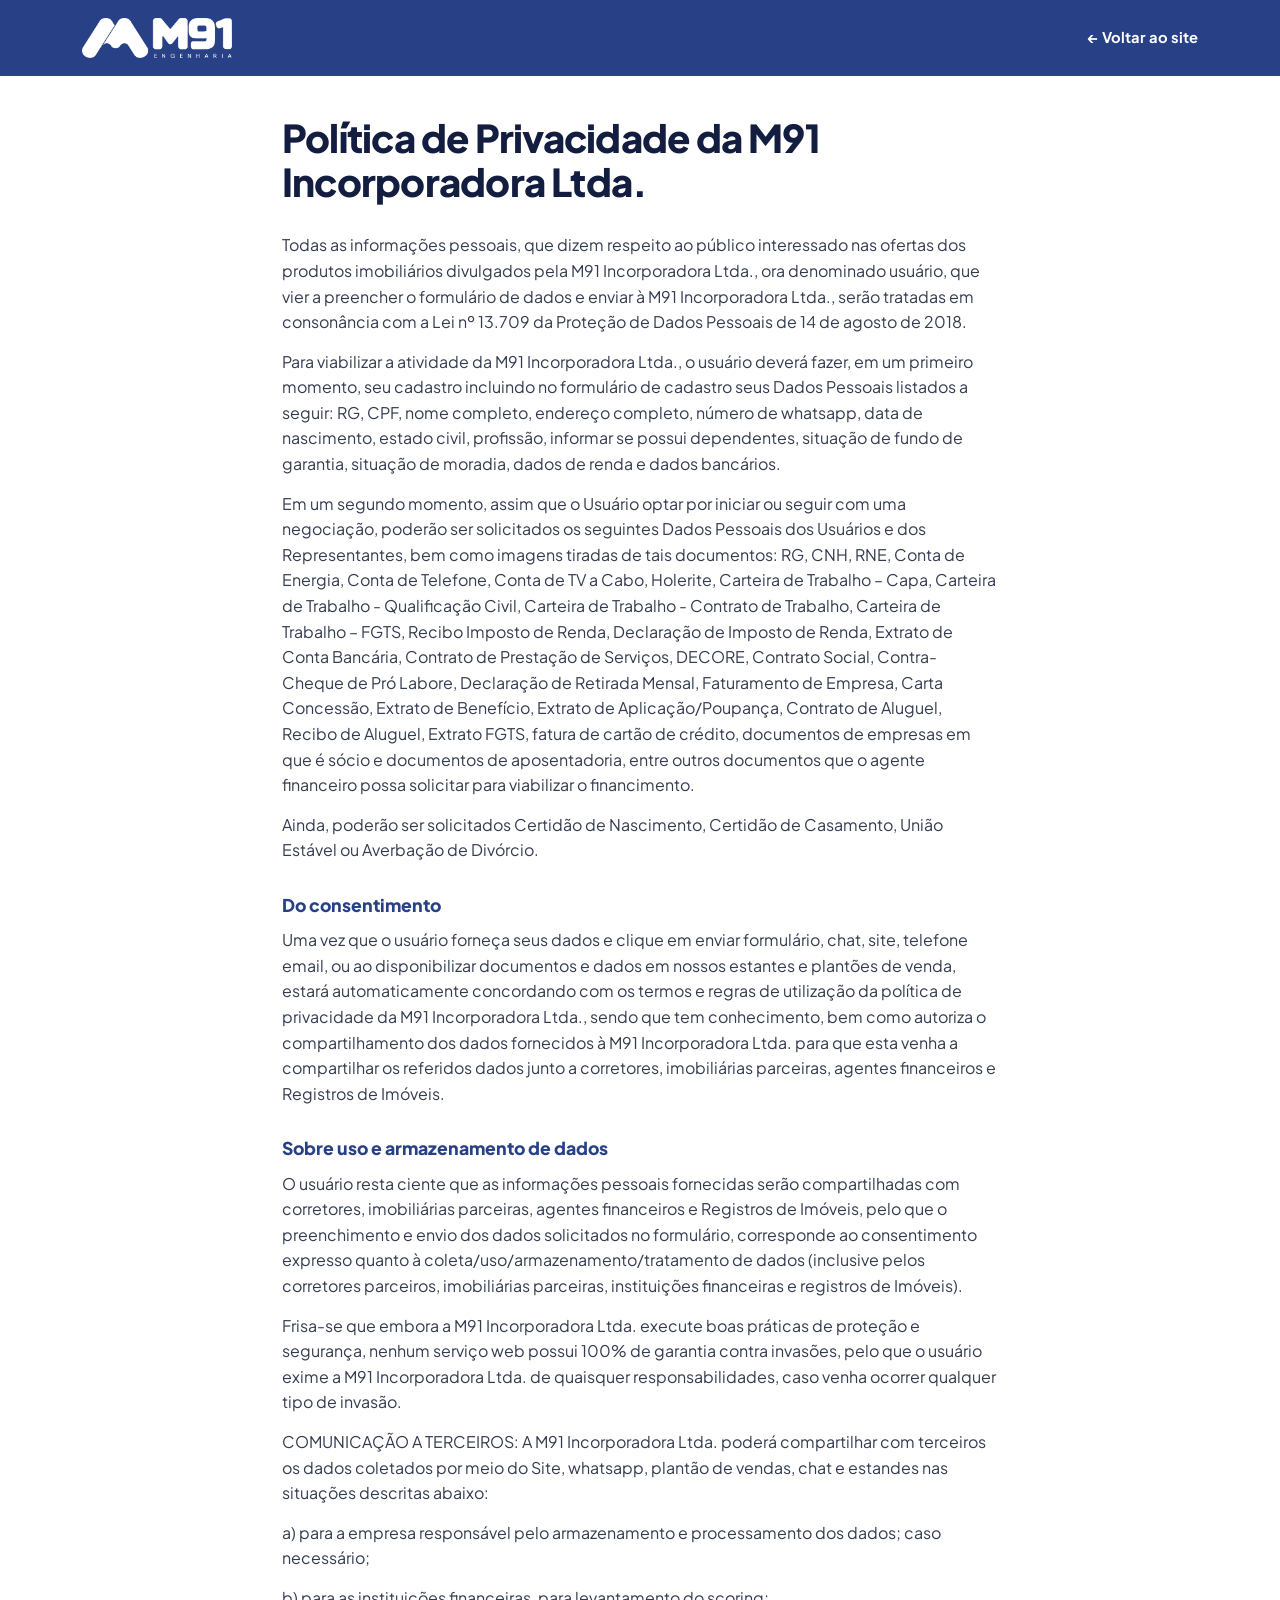
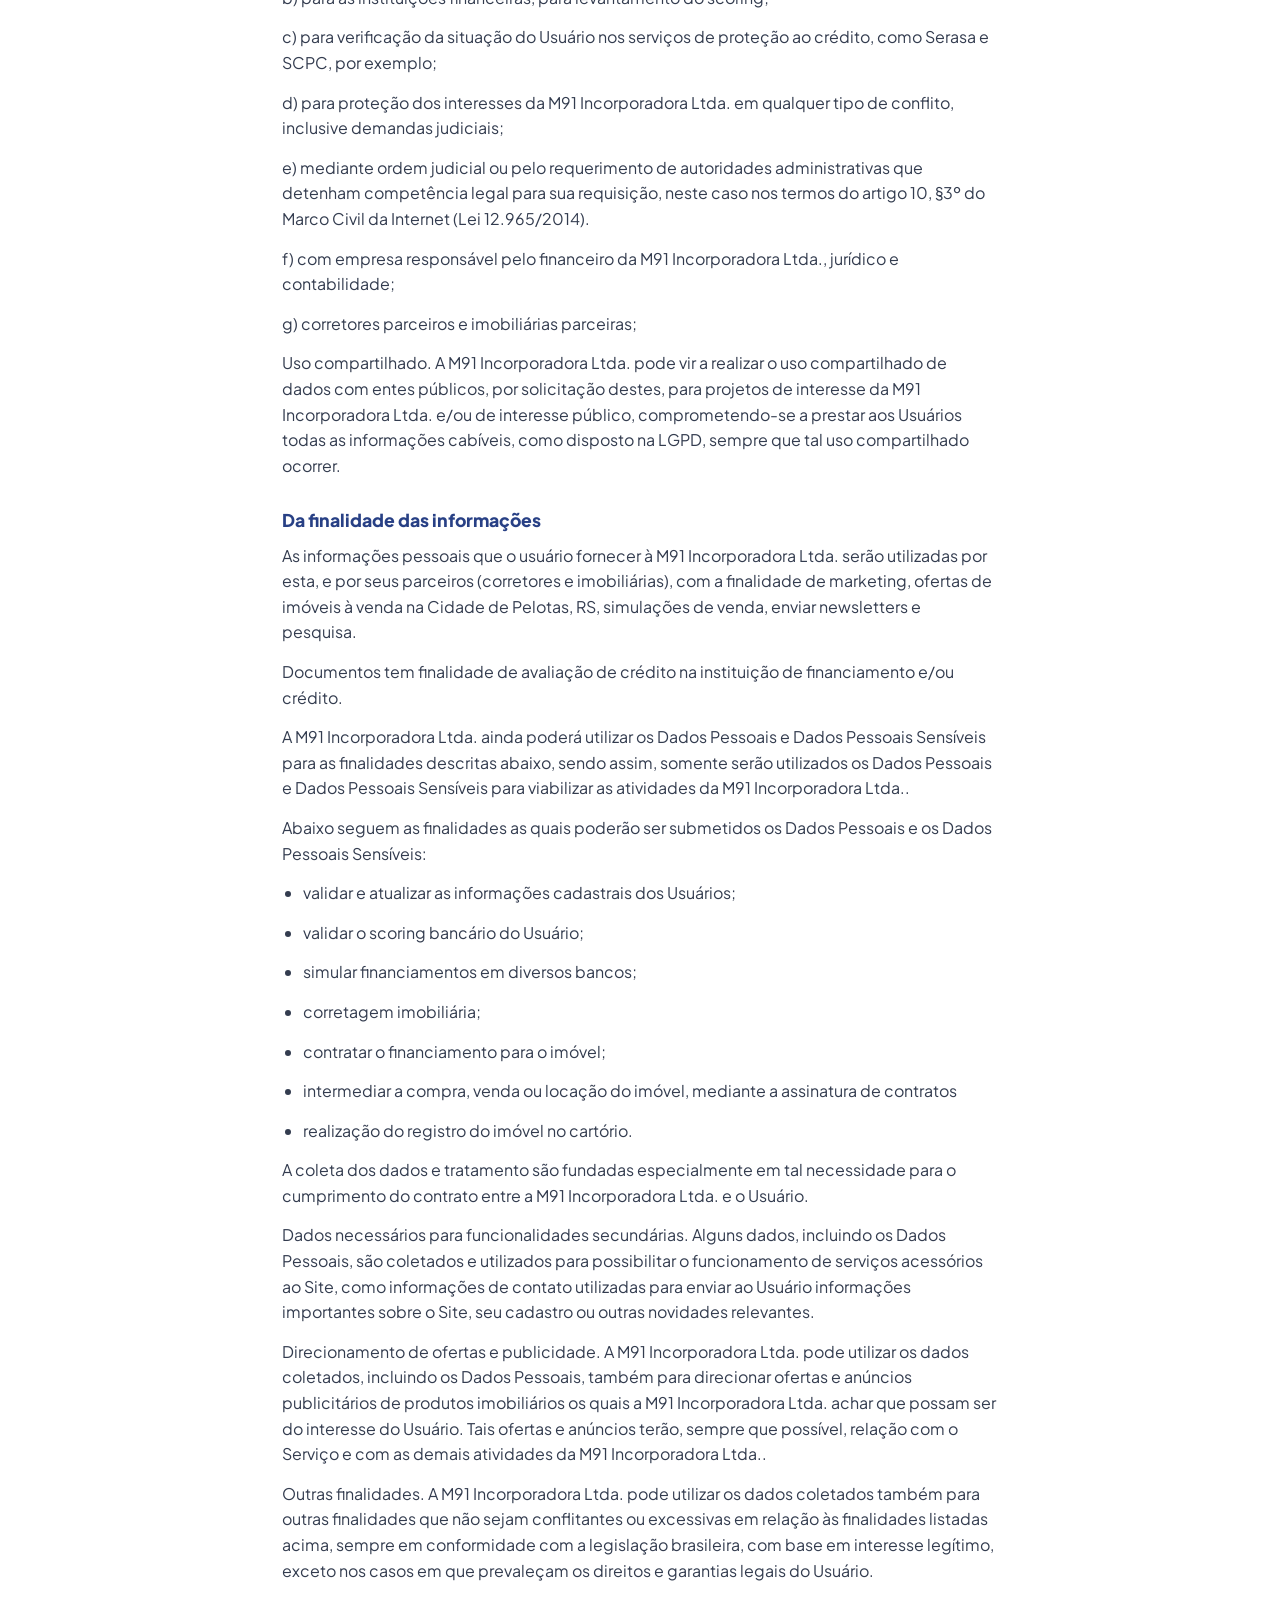
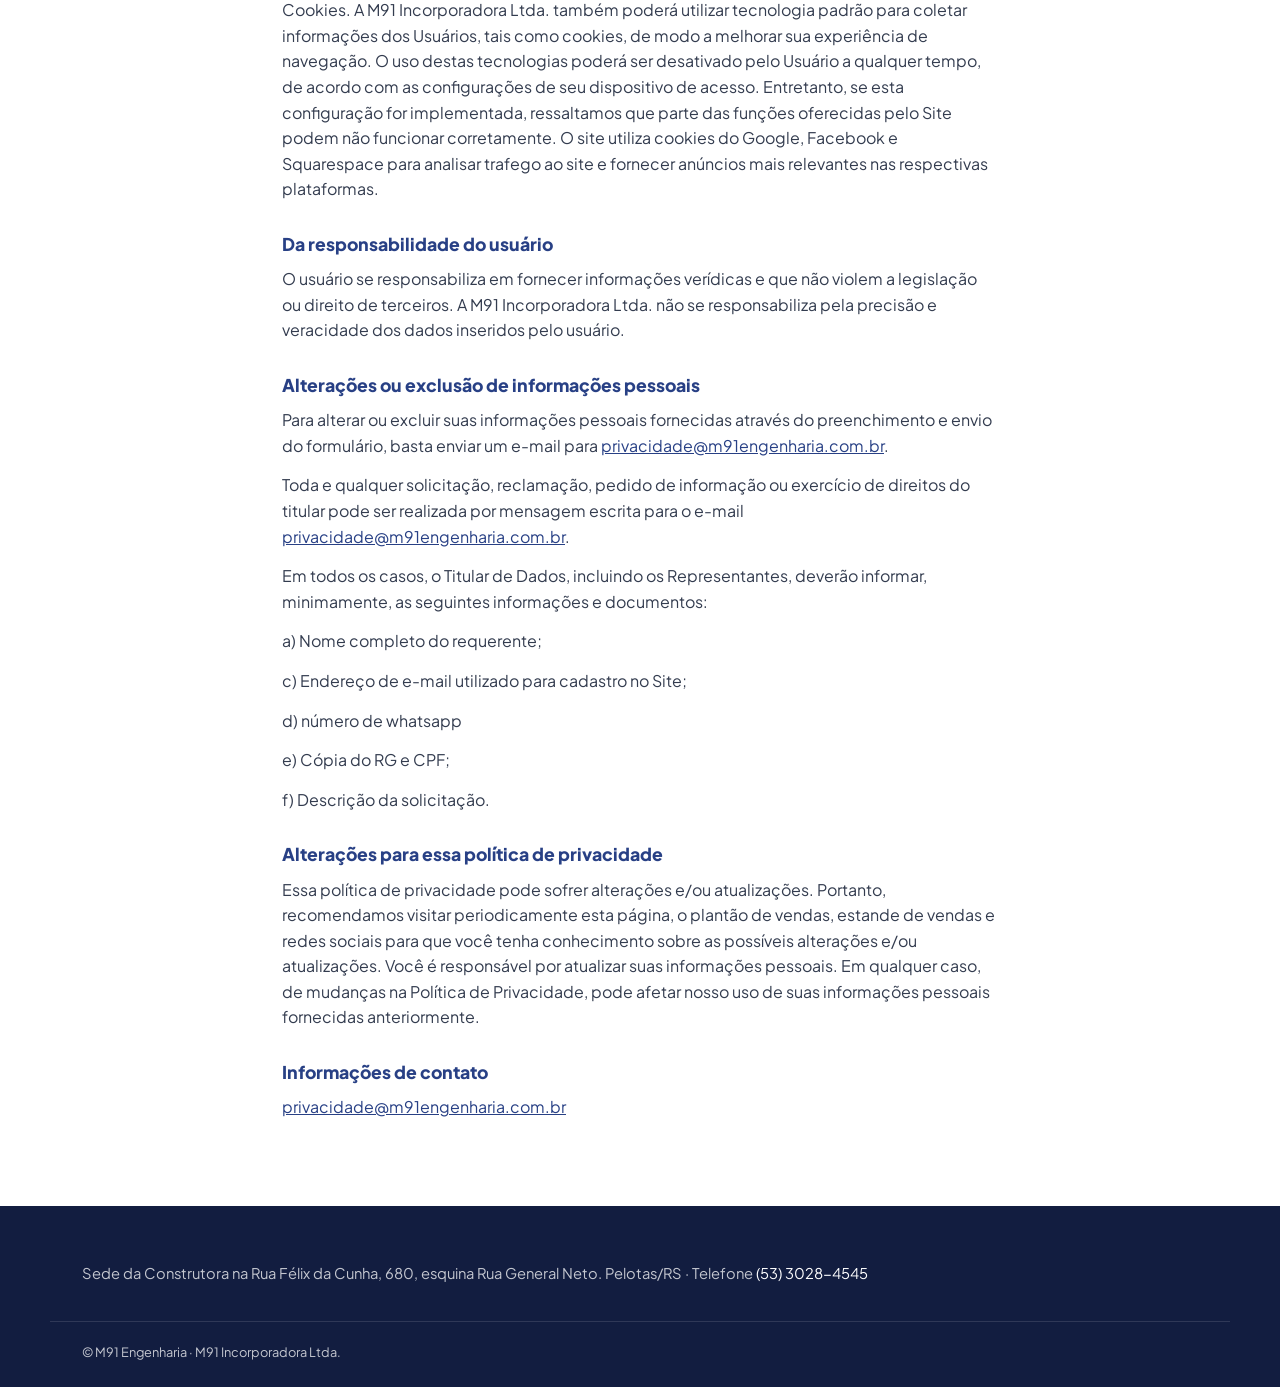
<file: politica-de-privacidade.html>
<!DOCTYPE html>
<html lang="pt-BR">
<head>
  <meta charset="utf-8">
  <meta name="viewport" content="width=device-width, initial-scale=1, viewport-fit=cover">
  <title>Política de Privacidade | M91 Engenharia</title>
  <meta name="description" content="Política de Privacidade da M91 Incorporadora Ltda.">
  <meta name="theme-color" content="#284085">
  <link rel="icon" href="favicon.ico" sizes="16x16 32x32 48x48">
  <link rel="icon" type="image/png" sizes="32x32" href="img/favicon-32.png">
  <link rel="icon" type="image/png" sizes="192x192" href="img/icon-192.png">
  <link rel="apple-touch-icon" href="img/apple-touch-icon.png">
  <link rel="preconnect" href="https://fonts.googleapis.com">
  <link rel="preconnect" href="https://fonts.gstatic.com" crossorigin>
  <link rel="stylesheet" href="https://fonts.googleapis.com/css2?family=Plus+Jakarta+Sans:wght@400..800&display=swap">
  <link rel="stylesheet" href="css/style.css">
  <style>
    .legal-header { background: var(--navy); }
    .legal-header .header-inner { justify-content: space-between; }
    .legal-header a.back { color: #fff; font-weight: 700; text-decoration: none; font-size: .92rem; display: inline-flex; align-items: center; gap: 6px; min-height: 44px; }
    .legal { padding: calc(var(--header-h) + 40px) 0 72px; }
    .legal .wrap { max-width: 780px; }
    .legal h1 { font-size: clamp(1.7rem, 6vw, 2.4rem); font-weight: 800; color: var(--navy-900); margin-bottom: 28px; }
    .legal h2 { font-size: 1.1rem; font-weight: 800; color: var(--navy); margin: 32px 0 12px; letter-spacing: 0; }
    .legal p, .legal li { color: #333c4f; margin-bottom: 14px; }
    .legal ul { list-style: disc; padding-left: 1.3em; margin-bottom: 14px; }
    .legal ol { list-style: none; padding-left: 0; }
  </style>
</head>
<body>
  <header class="site-header legal-header">
    <div class="wrap header-inner">
      <a href="index.html" class="brand" aria-label="M91 Engenharia, página inicial">
        <img src="img/logo-branco.png" alt="M91 Engenharia" width="160" height="43">
      </a>
      <a class="back" href="index.html">&larr; Voltar ao site</a>
    </div>
  </header>

  <main class="legal">
    <div class="wrap">
      <h1>Política de Privacidade da M91 Incorporadora Ltda.</h1>

      <p>Todas as informações pessoais, que dizem respeito ao público interessado nas ofertas dos produtos imobiliários divulgados pela M91 Incorporadora Ltda., ora denominado usuário, que vier a preencher o formulário de dados e enviar à M91 Incorporadora Ltda., serão tratadas em consonância com a Lei nº 13.709 da Proteção de Dados Pessoais de 14 de agosto de 2018.</p>
      <p>Para viabilizar a atividade da M91 Incorporadora Ltda., o usuário deverá fazer, em um primeiro momento, seu cadastro incluindo no formulário de cadastro seus Dados Pessoais listados a seguir: RG, CPF, nome completo, endereço completo, número de whatsapp, data de nascimento, estado civil, profissão, informar se possui dependentes, situação de fundo de garantia, situação de moradia, dados de renda e dados bancários.</p>
      <p>Em um segundo momento, assim que o Usuário optar por iniciar ou seguir com uma negociação, poderão ser solicitados os seguintes Dados Pessoais dos Usuários e dos Representantes, bem como imagens tiradas de tais documentos: RG, CNH, RNE, Conta de Energia, Conta de Telefone, Conta de TV a Cabo, Holerite, Carteira de Trabalho – Capa, Carteira de Trabalho - Qualificação Civil, Carteira de Trabalho - Contrato de Trabalho, Carteira de Trabalho – FGTS, Recibo Imposto de Renda, Declaração de Imposto de Renda, Extrato de Conta Bancária, Contrato de Prestação de Serviços, DECORE, Contrato Social, Contra-Cheque de Pró Labore, Declaração de Retirada Mensal, Faturamento de Empresa, Carta Concessão, Extrato de Benefício, Extrato de Aplicação/Poupança, Contrato de Aluguel, Recibo de Aluguel, Extrato FGTS, fatura de cartão de crédito, documentos de empresas em que é sócio e documentos de aposentadoria, entre outros documentos que o agente financeiro possa solicitar para viabilizar o financimento.</p>
      <p>Ainda, poderão ser solicitados Certidão de Nascimento, Certidão de Casamento, União Estável ou Averbação de Divórcio.</p>

      <h2>Do consentimento</h2>
      <p>Uma vez que o usuário forneça seus dados e clique em enviar formulário, chat, site, telefone email, ou ao disponibilizar documentos e dados em nossos estantes e plantões de venda, estará automaticamente concordando com os termos e regras de utilização da política de privacidade da M91 Incorporadora Ltda., sendo que tem conhecimento, bem como autoriza o compartilhamento dos dados fornecidos à M91 Incorporadora Ltda. para que esta venha a compartilhar os referidos dados junto a corretores, imobiliárias parceiras, agentes financeiros e Registros de Imóveis.</p>

      <h2>Sobre uso e armazenamento de dados</h2>
      <p>O usuário resta ciente que as informações pessoais fornecidas serão compartilhadas com corretores, imobiliárias parceiras, agentes financeiros e Registros de Imóveis, pelo que o preenchimento e envio dos dados solicitados no formulário, corresponde ao consentimento expresso quanto à coleta/uso/armazenamento/tratamento de dados (inclusive pelos corretores parceiros, imobiliárias parceiras, instituições financeiras e registros de Imóveis).</p>
      <p>Frisa-se que embora a M91 Incorporadora Ltda. execute boas práticas de proteção e segurança, nenhum serviço web possui 100% de garantia contra invasões, pelo que o usuário exime a M91 Incorporadora Ltda. de quaisquer responsabilidades, caso venha ocorrer qualquer tipo de invasão.</p>
      <p>COMUNICAÇÃO A TERCEIROS: A M91 Incorporadora Ltda. poderá compartilhar com terceiros os dados coletados por meio do Site, whatsapp, plantão de vendas, chat e estandes nas situações descritas abaixo:</p>
      <ol>
        <li>a) para a empresa responsável pelo armazenamento e processamento dos dados; caso necessário;</li>
        <li>b) para as instituições financeiras, para levantamento do scoring;</li>
        <li>c) para verificação da situação do Usuário nos serviços de proteção ao crédito, como Serasa e SCPC, por exemplo;</li>
        <li>d) para proteção dos interesses da M91 Incorporadora Ltda. em qualquer tipo de conflito, inclusive demandas judiciais;</li>
        <li>e) mediante ordem judicial ou pelo requerimento de autoridades administrativas que detenham competência legal para sua requisição, neste caso nos termos do artigo 10, §3º do Marco Civil da Internet (Lei 12.965/2014).</li>
        <li>f) com empresa responsável pelo financeiro da M91 Incorporadora Ltda., jurídico e contabilidade;</li>
        <li>g) corretores parceiros e imobiliárias parceiras;</li>
      </ol>
      <p>Uso compartilhado. A M91 Incorporadora Ltda. pode vir a realizar o uso compartilhado de dados com entes públicos, por solicitação destes, para projetos de interesse da M91 Incorporadora Ltda. e/ou de interesse público, comprometendo-se a prestar aos Usuários todas as informações cabíveis, como disposto na LGPD, sempre que tal uso compartilhado ocorrer.</p>

      <h2>Da finalidade das informações</h2>
      <p>As informações pessoais que o usuário fornecer à M91 Incorporadora Ltda. serão utilizadas por esta, e por seus parceiros (corretores e imobiliárias), com a finalidade de marketing, ofertas de imóveis à venda na Cidade de Pelotas, RS, simulações de venda, enviar newsletters e pesquisa.</p>
      <p>Documentos tem finalidade de avaliação de crédito na instituição de financiamento e/ou crédito.</p>
      <p>A M91 Incorporadora Ltda. ainda poderá utilizar os Dados Pessoais e Dados Pessoais Sensíveis para as finalidades descritas abaixo, sendo assim, somente serão utilizados os Dados Pessoais e Dados Pessoais Sensíveis para viabilizar as atividades da M91 Incorporadora Ltda..</p>
      <p>Abaixo seguem as finalidades as quais poderão ser submetidos os Dados Pessoais e os Dados Pessoais Sensíveis:</p>
      <ul>
        <li>validar e atualizar as informações cadastrais dos Usuários;</li>
        <li>validar o scoring bancário do Usuário;</li>
        <li>simular financiamentos em diversos bancos;</li>
        <li>corretagem imobiliária;</li>
        <li>contratar o financiamento para o imóvel;</li>
        <li>intermediar a compra, venda ou locação do imóvel, mediante a assinatura de contratos</li>
        <li>realização do registro do imóvel no cartório.</li>
      </ul>
      <p>A coleta dos dados e tratamento são fundadas especialmente em tal necessidade para o cumprimento do contrato entre a M91 Incorporadora Ltda. e o Usuário.</p>
      <p>Dados necessários para funcionalidades secundárias. Alguns dados, incluindo os Dados Pessoais, são coletados e utilizados para possibilitar o funcionamento de serviços acessórios ao Site, como informações de contato utilizadas para enviar ao Usuário informações importantes sobre o Site, seu cadastro ou outras novidades relevantes.</p>
      <p>Direcionamento de ofertas e publicidade. A M91 Incorporadora Ltda. pode utilizar os dados coletados, incluindo os Dados Pessoais, também para direcionar ofertas e anúncios publicitários de produtos imobiliários os quais a M91 Incorporadora Ltda. achar que possam ser do interesse do Usuário. Tais ofertas e anúncios terão, sempre que possível, relação com o Serviço e com as demais atividades da M91 Incorporadora Ltda..</p>
      <p>Outras finalidades. A M91 Incorporadora Ltda. pode utilizar os dados coletados também para outras finalidades que não sejam conflitantes ou excessivas em relação às finalidades listadas acima, sempre em conformidade com a legislação brasileira, com base em interesse legítimo, exceto nos casos em que prevaleçam os direitos e garantias legais do Usuário.</p>
      <p>Cookies. A M91 Incorporadora Ltda. também poderá utilizar tecnologia padrão para coletar informações dos Usuários, tais como cookies, de modo a melhorar sua experiência de navegação. O uso destas tecnologias poderá ser desativado pelo Usuário a qualquer tempo, de acordo com as configurações de seu dispositivo de acesso. Entretanto, se esta configuração for implementada, ressaltamos que parte das funções oferecidas pelo Site podem não funcionar corretamente. O site utiliza cookies do Google, Facebook e Squarespace para analisar trafego ao site e fornecer anúncios mais relevantes nas respectivas plataformas.</p>

      <h2>Da responsabilidade do usuário</h2>
      <p>O usuário se responsabiliza em fornecer informações verídicas e que não violem a legislação ou direito de terceiros. A M91 Incorporadora Ltda. não se responsabiliza pela precisão e veracidade dos dados inseridos pelo usuário.</p>

      <h2>Alterações ou exclusão de informações pessoais</h2>
      <p>Para alterar ou excluir suas informações pessoais fornecidas através do preenchimento e envio do formulário, basta enviar um e-mail para <a href="mailto:privacidade@m91engenharia.com.br">privacidade@m91engenharia.com.br</a>.</p>
      <p>Toda e qualquer solicitação, reclamação, pedido de informação ou exercício de direitos do titular pode ser realizada por mensagem escrita para o e-mail <a href="mailto:privacidade@m91engenharia.com.br">privacidade@m91engenharia.com.br</a>.</p>
      <p>Em todos os casos, o Titular de Dados, incluindo os Representantes, deverão informar, minimamente, as seguintes informações e documentos:</p>
      <ol>
        <li>a) Nome completo do requerente;</li>
        <li>c) Endereço de e-mail utilizado para cadastro no Site;</li>
        <li>d) número de whatsapp</li>
        <li>e) Cópia do RG e CPF;</li>
        <li>f) Descrição da solicitação.</li>
      </ol>

      <h2>Alterações para essa política de privacidade</h2>
      <p>Essa política de privacidade pode sofrer alterações e/ou atualizações. Portanto, recomendamos visitar periodicamente esta página, o plantão de vendas, estande de vendas e redes sociais para que você tenha conhecimento sobre as possíveis alterações e/ou atualizações. Você é responsável por atualizar suas informações pessoais. Em qualquer caso, de mudanças na Política de Privacidade, pode afetar nosso uso de suas informações pessoais fornecidas anteriormente.</p>

      <h2>Informações de contato</h2>
      <p><a href="mailto:privacidade@m91engenharia.com.br">privacidade@m91engenharia.com.br</a></p>
    </div>
  </main>

  <footer class="site-footer">
    <div class="wrap">
      <p>Sede da Construtora na Rua Félix da Cunha, 680, esquina Rua General Neto. Pelotas/RS · Telefone <a href="tel:+555330284545">(53) 3028-4545</a></p>
    </div>
    <div class="wrap copyright">
      <p>&copy; M91 Engenharia · M91 Incorporadora Ltda.</p>
    </div>
  </footer>
</body>
</html>
</file>
<file: css/style.css>
/* ==========================================================================
   M91 Engenharia
   Mobile-first. Animações só com transform/opacity para rodar bem
   em celulares de entrada.
   ========================================================================== */

:root {
  --navy: #284085;
  --navy-700: #1f3369;
  --navy-900: #121d40;
  --cyan: #03b6ce;
  --cyan-600: #0398ad;
  --wa: #1fa855;
  --wa-700: #178a45;
  --ink: #15203a;
  --muted: #5a6478;
  --line: #e2e7f0;
  --bg: #ffffff;
  --bg-soft: #f2f5fa;

  --radius: 16px;
  --radius-sm: 10px;
  --shadow: 0 10px 30px -12px rgba(18, 29, 64, .25);
  --ease: cubic-bezier(.22, .8, .24, 1);
  --header-h: 64px;
  --gutter: 16px;
  --font: "Plus Jakarta Sans", system-ui, -apple-system, "Segoe UI", Roboto, Arial, sans-serif;
}

*, *::before, *::after { box-sizing: border-box; }

html { scroll-behavior: smooth; scroll-padding-top: var(--header-h); -webkit-text-size-adjust: 100%; }

body {
  margin: 0;
  font-family: var(--font);
  font-size: 16px;
  line-height: 1.6;
  color: var(--ink);
  background: var(--bg);
  -webkit-font-smoothing: antialiased;
  overflow-x: hidden;
}

img { max-width: 100%; height: auto; display: block; }
a { color: var(--navy); }
h1, h2, h3, h4 { line-height: 1.15; margin: 0; letter-spacing: -.02em; }
p { margin: 0; }
ul, ol { margin: 0; padding: 0; list-style: none; }
button { font: inherit; cursor: pointer; }

.wrap { width: 100%; max-width: 1180px; margin: 0 auto; padding-inline: var(--gutter); }

.ico { width: 1.15em; height: 1.15em; fill: currentColor; flex: none; }

.eyebrow {
  display: inline-block;
  font-size: .78rem;
  font-weight: 700;
  letter-spacing: .14em;
  text-transform: uppercase;
  color: var(--cyan-600);
  margin-bottom: .75rem;
}

/* ---------- Botões ---------- */
.btn {
  display: inline-flex;
  align-items: center;
  justify-content: center;
  gap: .5em;
  min-height: 48px;
  padding: .7em 1.3em;
  border-radius: 999px;
  border: 2px solid transparent;
  font-weight: 700;
  font-size: .95rem;
  text-decoration: none;
  white-space: nowrap;
  transition: transform .2s var(--ease), background-color .2s, color .2s, border-color .2s;
  -webkit-tap-highlight-color: transparent;
}
.btn:active { transform: scale(.97); }
.btn-lg { min-height: 54px; padding: .8em 1.6em; font-size: 1rem; }
.btn-sm { min-height: 44px; padding: .55em 1.1em; font-size: .88rem; }
.btn-wa { background: var(--wa); color: #fff; }
.btn-wa:hover { background: var(--wa-700); }
.btn-primary { background: var(--navy); color: #fff; }
.btn-primary:hover { background: var(--navy-700); }
.btn-outline { border-color: var(--line); color: var(--navy); background: #fff; }
.btn-outline:hover { border-color: var(--navy); }
.btn-ghost { border-color: rgba(255,255,255,.7); color: #fff; }
.btn-ghost:hover { background: #fff; color: var(--navy); }

/* ---------- Cabeçalho ---------- */
.site-header {
  position: fixed;
  inset: 0 0 auto 0;
  z-index: 50;
  height: var(--header-h);
  transition: background-color .3s, box-shadow .3s;
}
.header-inner { height: 100%; display: flex; align-items: center; justify-content: space-between; }
.brand { position: relative; display: block; width: 128px; }
.brand img { width: 100%; transition: opacity .3s; }
.brand .logo-dark { position: absolute; inset: 0; opacity: 0; }

.site-header.is-solid { background: #fff; box-shadow: 0 1px 0 var(--line), 0 6px 20px -12px rgba(18,29,64,.25); }
.site-header.is-solid .logo-light { opacity: 0; }
.site-header.is-solid .logo-dark { opacity: 1; }

.menu-toggle {
  width: 48px; height: 48px; margin-right: -10px;
  border: 0; background: none;
  display: grid; place-content: center; gap: 5px;
}
.menu-toggle span { display: block; width: 24px; height: 2px; border-radius: 2px; background: #fff; transition: transform .3s var(--ease), opacity .2s, background-color .3s; }
.site-header.is-solid .menu-toggle span, .menu-open .menu-toggle span { background: var(--navy); }
.menu-open .menu-toggle span:nth-child(1) { transform: translateY(7px) rotate(45deg); }
.menu-open .menu-toggle span:nth-child(2) { opacity: 0; }
.menu-open .menu-toggle span:nth-child(3) { transform: translateY(-7px) rotate(-45deg); }

/* Menu mobile */
.nav {
  position: fixed;
  inset: var(--header-h) 0 auto 0;
  background: #fff;
  padding: 8px var(--gutter) 24px;
  display: flex;
  flex-direction: column;
  box-shadow: 0 20px 30px -20px rgba(18,29,64,.35);
  transform: translateY(-12px);
  opacity: 0;
  visibility: hidden;
  transition: transform .3s var(--ease), opacity .25s, visibility 0s .3s;
}
.nav a:not(.btn) { padding: 14px 0; font-weight: 600; color: var(--ink); text-decoration: none; border-bottom: 1px solid var(--line); }
.nav .nav-cta { margin-top: 16px; }
.menu-open .site-header { background: #fff; }
.menu-open .logo-light { opacity: 0; }
.menu-open .logo-dark { opacity: 1; }
.menu-open .nav { transform: none; opacity: 1; visibility: visible; transition: transform .3s var(--ease), opacity .25s; }

/* ---------- Hero ---------- */
.hero {
  position: relative;
  min-height: 100vh;
  min-height: 100svh;
  display: flex;
  align-items: flex-end;
  color: #fff;
  overflow: hidden;
  background: var(--navy-900);
  isolation: isolate;
}
.hero-media, .hero-media img { position: absolute; inset: 0; width: 100%; height: 100%; }
.hero-media { z-index: -2; }
.hero-media img { object-fit: cover; object-position: 50% 70%; }
.js .hero-media img { animation: kenburns 9s var(--ease) both; }
.hero-shade {
  position: absolute; inset: 0; z-index: -1;
  background:
    linear-gradient(180deg, rgba(18,29,64,.55) 0%, rgba(18,29,64,0) 22%),
    linear-gradient(0deg, rgba(18,29,64,.95) 0%, rgba(18,29,64,.75) 38%, rgba(18,29,64,0) 72%);
}
.hero-content { padding-top: calc(var(--header-h) + 24px); padding-bottom: 96px; }
.hero .eyebrow { color: #7fe3f0; }
.hero-title { font-size: clamp(2.35rem, 10.5vw, 5.2rem); font-weight: 800; letter-spacing: -.035em; line-height: 1.02; margin-bottom: 1.1rem; }
.hero-title .line { display: block; overflow: hidden; padding-bottom: .16em; margin-bottom: -.1em; }
.hero-title .line > span { display: inline-block; }
.hero-title .line:first-child { color: #7fe3f0; }
.hero-lead { font-size: 1.05rem; max-width: 34em; color: rgba(255,255,255,.9); margin-bottom: 1.6rem; }
.hero-lead strong { color: #fff; }
.hero-actions { display: flex; flex-wrap: wrap; gap: 12px; }
.hero-actions .btn { flex: 1 1 200px; }

.hero-badge {
  position: absolute;
  top: calc(var(--header-h) + 20px);
  right: var(--gutter);
  width: 96px; height: 96px;
  border-radius: 50%;
  background: var(--cyan);
  color: #fff;
  display: grid; place-content: center; text-align: center;
  box-shadow: 0 12px 30px -10px rgba(3,182,206,.6);
}
.hero-badge::before {
  content: ""; position: absolute; inset: -6px; border-radius: 50%;
  border: 1.5px dashed rgba(255,255,255,.7);
}
.js .hero-badge::before { animation: spin 22s linear infinite; }
.badge-num { font-size: 2.1rem; font-weight: 800; line-height: 1; letter-spacing: -.04em; }
.badge-txt { font-size: .66rem; font-weight: 700; line-height: 1.2; text-transform: uppercase; letter-spacing: .06em; }

.scroll-cue {
  position: absolute; left: 50%; bottom: 20px; transform: translateX(-50%);
  width: 26px; height: 42px; border: 2px solid rgba(255,255,255,.6); border-radius: 14px;
}
.scroll-cue span { position: absolute; left: 50%; top: 8px; width: 4px; height: 8px; margin-left: -2px; border-radius: 2px; background: #fff; }
.js .scroll-cue span { animation: cue 1.8s var(--ease) infinite; }

/* Entrada do hero */
.js .hero-title .line > span { transform: translateY(105%); animation: rise .9s var(--ease) forwards; }
.js .hero-title .line:nth-child(1) > span { animation-delay: .15s; }
.js .hero-title .line:nth-child(2) > span { animation-delay: .27s; }
.js .hero-title .line:nth-child(3) > span { animation-delay: .39s; }
.js .hero-in { opacity: 0; animation: fadeUp .8s var(--ease) forwards; animation-delay: calc(.1s + var(--d, 0) * .1s); }

@keyframes kenburns { from { transform: scale(1.14); } to { transform: scale(1); } }
@keyframes rise { to { transform: none; } }
@keyframes fadeUp { from { opacity: 0; transform: translateY(18px); } to { opacity: 1; transform: none; } }
@keyframes spin { to { transform: rotate(360deg); } }
@keyframes cue { 0% { transform: translateY(0); opacity: 1; } 70% { transform: translateY(14px); opacity: 0; } 100% { opacity: 0; } }

/* ---------- Revelar ao rolar ---------- */
.js .reveal { opacity: 0; transform: translateY(26px); transition: opacity .7s var(--ease), transform .7s var(--ease); transition-delay: calc(var(--d, 0) * 90ms); }
.js .reveal.in { opacity: 1; transform: none; }

/* ---------- Números ---------- */
.stats { background: var(--navy); color: #fff; padding: 36px 0; }
.stats-grid { display: grid; grid-template-columns: 1fr 1fr; gap: 28px 16px; }
.stat strong { display: block; font-size: clamp(2rem, 9vw, 3rem); font-weight: 800; letter-spacing: -.04em; line-height: 1; color: #7fe3f0; font-variant-numeric: tabular-nums; }
.stat > span { font-size: .88rem; color: rgba(255,255,255,.85); display: block; margin-top: .35rem; line-height: 1.35; }

/* ---------- Seções ---------- */
.section { padding: 72px 0; }
.section-head { max-width: 680px; margin-bottom: 32px; }
.section-head h2 { font-size: clamp(1.8rem, 7vw, 2.8rem); font-weight: 800; margin-bottom: .8rem; color: var(--navy-900); }
.section-head p:not(.eyebrow) { color: var(--muted); font-size: 1.02rem; }
.section-head-sub { margin-top: 64px; max-width: none; }

/* ---------- Bella Vita ---------- */
.bella { background: var(--bg-soft); }
.map {
  position: relative;
  margin: 0;
  border-radius: var(--radius);
  overflow: hidden;
  box-shadow: var(--shadow);
  background: #cfd8e6;
  aspect-ratio: 900 / 541;
}
.map img { width: 100%; height: 100%; object-fit: cover; }

.pin { position: absolute; left: var(--x); top: var(--y); width: 0; height: 0; }
.pin::before, .pin::after {
  content: ""; position: absolute; left: -7px; top: -7px; width: 14px; height: 14px; border-radius: 50%;
}
.pin::before { background: var(--cyan); border: 3px solid #fff; box-shadow: 0 2px 6px rgba(0,0,0,.35); }
.pin::after { background: rgba(3,182,206,.55); z-index: -1; }
.pin-label {
  position: absolute; left: 0; bottom: 14px;
  transform: translateX(-50%);
  background: var(--navy); color: #fff;
  font-size: .68rem; font-weight: 800;
  padding: .3em .65em; border-radius: 999px;
  white-space: nowrap; line-height: 1.2; text-align: center;
  box-shadow: 0 4px 12px rgba(0,0,0,.25);
}
.pin-label::after {
  content: ""; position: absolute; left: 50%; top: 100%; margin-left: -5px;
  border: 5px solid transparent; border-top-color: var(--navy);
}
.pin-label small { display: none; }
.pin-end .pin-label { transform: translateX(-80%); }
.pin-end .pin-label::after { left: 80%; }
/* No celular o rótulo do Lucca 2 vai abaixo do ponto para não encostar no Florença */
@media (max-width: 767px) {
  .pin-below .pin-label { bottom: auto; top: 14px; }
  .pin-below .pin-label::after { top: auto; bottom: 100%; border-top-color: transparent; border-bottom-color: var(--navy); }
  .js .map .pin-below .pin-label { transform-origin: 80% 0; }
}

.js .map .pin::before, .js .map .pin-label { opacity: 0; transform: scale(.4); }
.js .map .pin-label { transform: translateX(-50%) translateY(8px) scale(.6); transform-origin: 50% 100%; }
.js .map .pin-end .pin-label { transform: translateX(-80%) translateY(8px) scale(.6); transform-origin: 80% 100%; }
.js .map.in .pin::before { animation: pop .5s var(--ease) forwards; animation-delay: calc(.4s + var(--i) * .18s); }
.js .map.in .pin-label { animation: labelIn .55s var(--ease) forwards; animation-delay: calc(.55s + var(--i) * .18s); }
.js .map.in .pin-end .pin-label { animation-name: labelInEnd; }
.js .map.in .pin::after { animation: pulse 2.4s ease-out infinite; animation-delay: calc(1.2s + var(--i) * .18s); }

@keyframes pop { to { opacity: 1; transform: none; } }
@keyframes labelIn { to { opacity: 1; transform: translateX(-50%); } }
@keyframes labelInEnd { to { opacity: 1; transform: translateX(-80%); } }
@keyframes pulse { 0% { transform: scale(1); opacity: .9; } 100% { transform: scale(3.2); opacity: 0; } }

.bella-list { display: grid; grid-template-columns: 1fr 1fr; gap: 10px; margin-top: 20px; }
.bella-list li { display: flex; align-items: center; gap: 10px; background: #fff; border: 1px solid var(--line); border-radius: var(--radius-sm); padding: 10px 12px; }
.bella-list li:last-child:nth-child(odd) { grid-column: 1 / -1; }
.bella-list .ico { color: #fff; background: var(--wa); border-radius: 50%; padding: 4px; width: 26px; height: 26px; }
.bella-list span { display: flex; flex-direction: column; line-height: 1.25; }
.bella-list strong { color: var(--navy-900); font-size: .98rem; }
.bella-list small { color: var(--muted); font-size: .74rem; }
.footnote { font-size: .8rem; color: var(--muted); margin-top: 12px; }

/* ---------- História ---------- */
.history-grid { display: grid; gap: 36px; }
.history-photo { margin: 0 10px 0 0; }
.photo-frame { position: relative; isolation: isolate; }
.photo-frame img { border-radius: var(--radius); box-shadow: var(--shadow); width: 100%; }
.photo-frame::before {
  content: ""; position: absolute; inset: 18px -10px -10px 18px; z-index: -1;
  border-radius: var(--radius); background: linear-gradient(135deg, var(--cyan), var(--navy));
}
.history-photo figcaption { font-size: .82rem; color: var(--muted); margin-top: 20px; }
.history-text h2 { font-size: clamp(1.7rem, 6.5vw, 2.5rem); font-weight: 800; color: var(--navy-900); margin-bottom: .8rem; }
.history-text .lead { font-size: 1.08rem; color: var(--muted); margin-bottom: 32px; }

.timeline { position: relative; display: grid; gap: 22px; padding-left: 26px; }
.timeline::before { content: ""; position: absolute; left: 6px; top: 6px; bottom: 6px; width: 2px; background: linear-gradient(var(--cyan), var(--navy)); border-radius: 2px; }
.timeline li { position: relative; }
.timeline li::before { content: ""; position: absolute; left: -26px; top: 5px; width: 14px; height: 14px; border-radius: 50%; background: #fff; border: 3px solid var(--cyan); }
.tl-year { display: block; font-weight: 800; color: var(--navy); font-size: 1.1rem; }
.timeline p { color: var(--muted); font-size: .95rem; }

/* ---------- Empreendimentos ---------- */
.projects { background: var(--bg-soft); }
.cards {
  display: grid;
  grid-auto-flow: column;
  grid-auto-columns: 86%;
  gap: 16px;
  overflow-x: auto;
  scroll-snap-type: x mandatory;
  margin-inline: calc(var(--gutter) * -1);
  padding: 4px var(--gutter) 20px;
  scrollbar-width: none;
  align-items: start;
}
.cards::-webkit-scrollbar { display: none; }
.card {
  scroll-snap-align: center;
  background: #fff;
  border-radius: var(--radius);
  overflow: hidden;
  box-shadow: 0 1px 0 var(--line), 0 10px 24px -16px rgba(18,29,64,.35);
  display: flex; flex-direction: column;
}
.card-media { position: relative; aspect-ratio: 16 / 10; overflow: hidden; background: #dfe5ee; }
.card-media img { position: absolute; inset: 0; width: 100%; height: 100%; object-fit: cover; opacity: 0; transition: opacity .5s, transform .8s var(--ease); }
.card-media img.is-active { opacity: 1; }
@media (hover: hover) { .card:hover .card-media img.is-active { transform: scale(1.05); } }
.chip {
  display: inline-block; font-size: .7rem; font-weight: 800; letter-spacing: .04em; text-transform: uppercase;
  padding: .4em .8em; border-radius: 999px; color: #fff; background: var(--navy);
}
.card-media .chip { position: absolute; top: 12px; left: 12px; }
.chip-new { background: var(--cyan-600); }
.chip-work { background: #e58b0b; }
.chip-done { background: var(--wa); }
.illus {
  position: absolute; left: 0; right: 0; bottom: 0;
  padding: 22px 12px 8px;
  background: linear-gradient(0deg, rgba(18,29,64,.75), rgba(18,29,64,0));
  color: #fff; font-size: .62rem; font-weight: 700; letter-spacing: .08em; text-transform: uppercase;
  pointer-events: none;
}
.dots { position: absolute; bottom: 0; right: 4px; display: flex; z-index: 1; }
.dots button { width: 32px; height: 32px; border: 0; background: none; padding: 0; display: grid; place-items: center; }
.dots button::before { content: ""; width: 9px; height: 9px; border-radius: 50%; background: rgba(255,255,255,.6); box-shadow: 0 0 0 1px rgba(0,0,0,.15); transition: transform .2s, background-color .2s; }
.dots button[aria-pressed="true"]::before { background: #fff; transform: scale(1.3); }
.card-body { padding: 18px 18px 20px; display: flex; flex-direction: column; gap: 6px; flex: 1; }
.card-body h3 { font-size: 1.3rem; font-weight: 800; color: var(--navy-900); }
.card-city { display: flex; align-items: center; gap: 6px; color: var(--muted); font-size: .92rem; }
.card-city .ico { color: var(--cyan-600); }
.card-note { color: var(--muted); font-size: .9rem; }
.card-actions { display: flex; flex-wrap: wrap; gap: 8px; margin-top: auto; padding-top: 12px; }
.sold {
  flex: 1 1 100%;
  display: flex; align-items: center; justify-content: center; gap: 8px;
  min-height: 44px; padding: .5em 1em; border-radius: 999px;
  background: var(--navy); color: #fff;
  font-weight: 800; font-size: .95rem; letter-spacing: .08em; text-transform: uppercase;
}
.sold .ico { width: 22px; height: 22px; padding: 3px; border-radius: 50%; background: var(--cyan); color: #fff; }

.delivered {
  display: grid; grid-auto-flow: column; grid-auto-columns: 80%; gap: 16px;
  overflow-x: auto; scroll-snap-type: x mandatory;
  margin-inline: calc(var(--gutter) * -1); padding: 4px var(--gutter) 20px;
  scrollbar-width: none;
}
.delivered::-webkit-scrollbar { display: none; }
.mini { scroll-snap-align: center; background: #fff; border-radius: var(--radius); overflow: hidden; border: 1px solid var(--line); }
.mini img { width: 100%; aspect-ratio: 560 / 321; object-fit: cover; }
.mini-media { position: relative; overflow: hidden; }
.ribbon {
  position: absolute; top: 26px; right: -46px; width: 190px;
  transform: rotate(45deg);
  background: var(--navy); color: #fff;
  text-align: center; padding: 6px 0;
  font-size: .72rem; font-weight: 800; letter-spacing: .1em; text-transform: uppercase;
  border-top: 2px solid var(--cyan); border-bottom: 2px solid var(--cyan);
  box-shadow: 0 4px 12px rgba(0,0,0,.3);
}
.mini > div:not(.mini-media) { padding: 16px; }
.mini h3 { font-size: 1.12rem; font-weight: 800; margin: 10px 0 4px; color: var(--navy-900); }
.mini p { color: var(--muted); font-size: .9rem; }
.mini .card-city { margin-bottom: 6px; }

/* ---------- Minha Casa Minha Vida ---------- */
.mcmv { background: linear-gradient(160deg, var(--navy) 0%, var(--navy-900) 100%); color: #fff; position: relative; overflow: hidden; }
.mcmv::before {
  content: ""; position: absolute; width: 520px; height: 520px; right: -220px; top: -200px; border-radius: 50%;
  background: radial-gradient(circle, rgba(3,182,206,.35), rgba(3,182,206,0) 70%);
}
.mcmv .wrap { position: relative; }
.mcmv .section-head h2 { color: #fff; }
.mcmv .section-head p:not(.eyebrow) { color: rgba(255,255,255,.82); }
.mcmv .eyebrow { color: #7fe3f0; }
.benefits { display: grid; gap: 12px; }
.benefits li {
  display: flex; gap: 14px; align-items: flex-start;
  background: rgba(255,255,255,.07); border: 1px solid rgba(255,255,255,.12);
  border-radius: var(--radius-sm); padding: 16px;
}
.b-num {
  flex: none; width: 52px; height: 52px; border-radius: 12px;
  display: grid; place-items: center;
  background: var(--cyan); color: #fff; font-weight: 800; font-size: .95rem; letter-spacing: -.02em;
}
.benefits strong { display: block; font-size: 1.02rem; }
.benefits span:not(.b-num) { color: rgba(255,255,255,.78); font-size: .92rem; line-height: 1.45; }

.steps { display: grid; gap: 12px; margin-top: 40px; counter-reset: s; }
.steps li { display: flex; align-items: center; gap: 14px; }
.steps li > span {
  flex: none; width: 40px; height: 40px; border-radius: 50%;
  display: grid; place-items: center; font-weight: 800;
  border: 2px solid #7fe3f0; color: #7fe3f0;
}
.steps p { color: rgba(255,255,255,.85); font-size: .97rem; }
.steps strong { color: #fff; }
.steps a { color: #7fe3f0; font-weight: 700; }
.mcmv-cta { margin-top: 36px; }
.mcmv-cta .btn { width: 100%; }
.disclaimer { margin-top: 28px; font-size: 1.02rem; color: rgba(255,255,255,.82); }

/* ---------- Qualidade ---------- */
.quality { padding: 64px 0; }
.quality blockquote {
  margin: 0 auto; max-width: 860px; text-align: center;
  font-size: clamp(1.15rem, 4.6vw, 1.6rem); font-weight: 600; line-height: 1.45; color: var(--navy-900);
  position: relative; padding-top: 40px;
}
.quality blockquote::before {
  content: "\201C"; position: absolute; top: -20px; left: 50%; transform: translateX(-50%);
  font-size: 6rem; line-height: 1; color: var(--cyan); font-weight: 800;
}

/* ---------- Contato ---------- */
.contact { background: var(--bg-soft); }
.contact-grid { display: grid; gap: 16px; }
.contact-card { background: #fff; border-radius: var(--radius); padding: 22px 20px; border: 1px solid var(--line); }
.contact-card h3 { font-size: 1.1rem; font-weight: 800; color: var(--navy-900); margin-bottom: 10px; }
.addr { display: flex; gap: 8px; color: var(--muted); font-size: .95rem; margin-bottom: 18px; }
.addr .ico { color: var(--cyan-600); margin-top: .2em; }
.contact-actions { display: grid; gap: 10px; }
.consent { font-size: 1.02rem; color: var(--muted); margin-top: 24px; text-align: center; }

/* ---------- Rodapé ---------- */
.site-footer { background: var(--navy-900); color: rgba(255,255,255,.75); padding: 56px 0 calc(24px + env(safe-area-inset-bottom)); font-size: .92rem; }
.site-footer a { color: #fff; text-decoration: none; }
.site-footer a:hover { color: #7fe3f0; }
.footer-grid { display: grid; gap: 32px; }
.footer-grid img { width: 150px; margin-bottom: 14px; }
.footer-grid h4 { color: #fff; font-size: .8rem; text-transform: uppercase; letter-spacing: .12em; margin-bottom: 12px; }
.footer-grid li { margin-bottom: 8px; word-break: break-word; }
.social a { display: inline-flex; align-items: center; gap: 8px; min-height: 32px; }
.copyright { border-top: 1px solid rgba(255,255,255,.12); margin-top: 36px; padding-top: 20px; font-size: .8rem; }

/* ---------- WhatsApp flutuante ---------- */
.wa-float {
  position: fixed; z-index: 40;
  right: 16px; bottom: calc(16px + env(safe-area-inset-bottom));
  width: 58px; height: 58px; border-radius: 50%;
  background: var(--wa); color: #fff;
  display: grid; place-items: center;
  box-shadow: 0 10px 24px -6px rgba(31,168,85,.6);
  transform: scale(0); transition: transform .4s var(--ease);
}
.wa-float svg { width: 30px; height: 30px; fill: currentColor; }
.wa-float.show, html:not(.js) .wa-float { transform: scale(1); }
.wa-float::after {
  content: ""; position: absolute; inset: 0; border-radius: 50%; border: 2px solid var(--wa);
}
.js .wa-float.show::after { animation: ring 2.6s ease-out 1s infinite; }
@keyframes ring { 0% { transform: scale(1); opacity: .8; } 70%, 100% { transform: scale(1.5); opacity: 0; } }

/* ==========================================================================
   Telas maiores
   ========================================================================== */
@media (min-width: 560px) {
  .pin-label { font-size: .78rem; }
  .contact-actions { display: flex; flex-wrap: wrap; }
  .mcmv-cta .btn { width: auto; }
  .hero-actions .btn { flex: 0 0 auto; }
}

@media (min-width: 768px) {
  :root { --gutter: 32px; --header-h: 76px; }
  .brand { width: 150px; }
  .section { padding: 104px 0; }
  .section-head { margin-bottom: 48px; }
  .stats { padding: 48px 0; }
  .stats-grid { grid-template-columns: repeat(4, 1fr); }
  .hero-badge { width: 130px; height: 130px; top: auto; bottom: 110px; right: var(--gutter); }
  .badge-num { font-size: 3rem; }
  .badge-txt { font-size: .75rem; }
  .pin::before, .pin::after { left: -9px; top: -9px; width: 18px; height: 18px; }
  .pin-label { bottom: 18px; font-size: .9rem; padding: .45em .9em; border-radius: 12px; }
  .pin-label small { display: block; font-size: .62rem; letter-spacing: .06em; text-transform: uppercase; color: #7fe3f0; font-weight: 700; }
  .bella-list { grid-template-columns: repeat(5, 1fr); }
  .bella-list li:last-child:nth-child(odd) { grid-column: auto; }
  .bella-list li { flex-direction: column; text-align: center; padding: 14px 10px; }
  .benefits { grid-template-columns: repeat(2, 1fr); }
  .steps { grid-template-columns: repeat(4, 1fr); gap: 20px; }
  .steps li { flex-direction: column; align-items: flex-start; }
  .delivered { grid-auto-columns: 46%; }
  .cards { grid-auto-columns: 46%; }
  .footer-grid { grid-template-columns: 1.4fr 1fr 1fr; }
}

/* Menu completo só quando cabe (logo + 5 links + botão) */
@media (min-width: 1200px) {
  .menu-toggle { display: none; }
  .nav {
    position: static; inset: auto; padding: 0; background: none; box-shadow: none;
    flex-direction: row; align-items: center; gap: 28px;
    transform: none; opacity: 1; visibility: visible;
  }
  .nav a:not(.btn) { border: 0; padding: 6px 0; color: #fff; font-size: .93rem; position: relative; }
  .nav a:not(.btn)::after { content: ""; position: absolute; left: 0; right: 0; bottom: 0; height: 2px; background: var(--cyan); transform: scaleX(0); transform-origin: left; transition: transform .3s var(--ease); }
  .nav a:not(.btn):hover::after { transform: scaleX(1); }
  .site-header.is-solid .nav a:not(.btn) { color: var(--ink); }
  .nav .nav-cta { margin: 0; min-height: 44px; }
  .nav a { white-space: nowrap; }
}

@media (min-width: 1024px) {
  .hero-content { padding-bottom: 120px; }
  .hero-shade {
    background:
      linear-gradient(180deg, rgba(18,29,64,.55) 0%, rgba(18,29,64,0) 20%),
      linear-gradient(90deg, rgba(18,29,64,.9) 0%, rgba(18,29,64,.55) 45%, rgba(18,29,64,0) 75%),
      linear-gradient(0deg, rgba(18,29,64,.6) 0%, rgba(18,29,64,0) 40%);
  }
  .hero-lead { font-size: 1.2rem; }

  .history-grid { grid-template-columns: 1fr 1fr; gap: 72px; align-items: center; }
  .cards { grid-auto-flow: row; grid-template-columns: repeat(4, 1fr); overflow: visible; margin: 0; padding: 0; align-items: stretch; }
  .delivered { grid-auto-flow: row; grid-template-columns: repeat(3, 1fr); overflow: visible; margin: 0; padding: 0; }
  .card { transition: transform .4s var(--ease), box-shadow .4s; }
  .card:hover { transform: translateY(-6px); box-shadow: 0 1px 0 var(--line), 0 24px 40px -20px rgba(18,29,64,.45); }
  .benefits { grid-template-columns: repeat(5, 1fr); }
  .benefits li { flex-direction: column; }
  .contact-grid { grid-template-columns: repeat(3, 1fr); }
  .contact-card { display: flex; flex-direction: column; }
  .contact-actions { margin-top: auto; }
}

/* Acessibilidade: menos movimento */
@media (prefers-reduced-motion: reduce) {
  html { scroll-behavior: auto; }
  *, *::before, *::after { animation-duration: .01ms !important; animation-iteration-count: 1 !important; animation-delay: 0s !important; transition-duration: .01ms !important; transition-delay: 0s !important; }
  .js .reveal { opacity: 1; transform: none; }
}

:focus-visible { outline: 3px solid var(--cyan); outline-offset: 3px; border-radius: 6px; }
</file>
